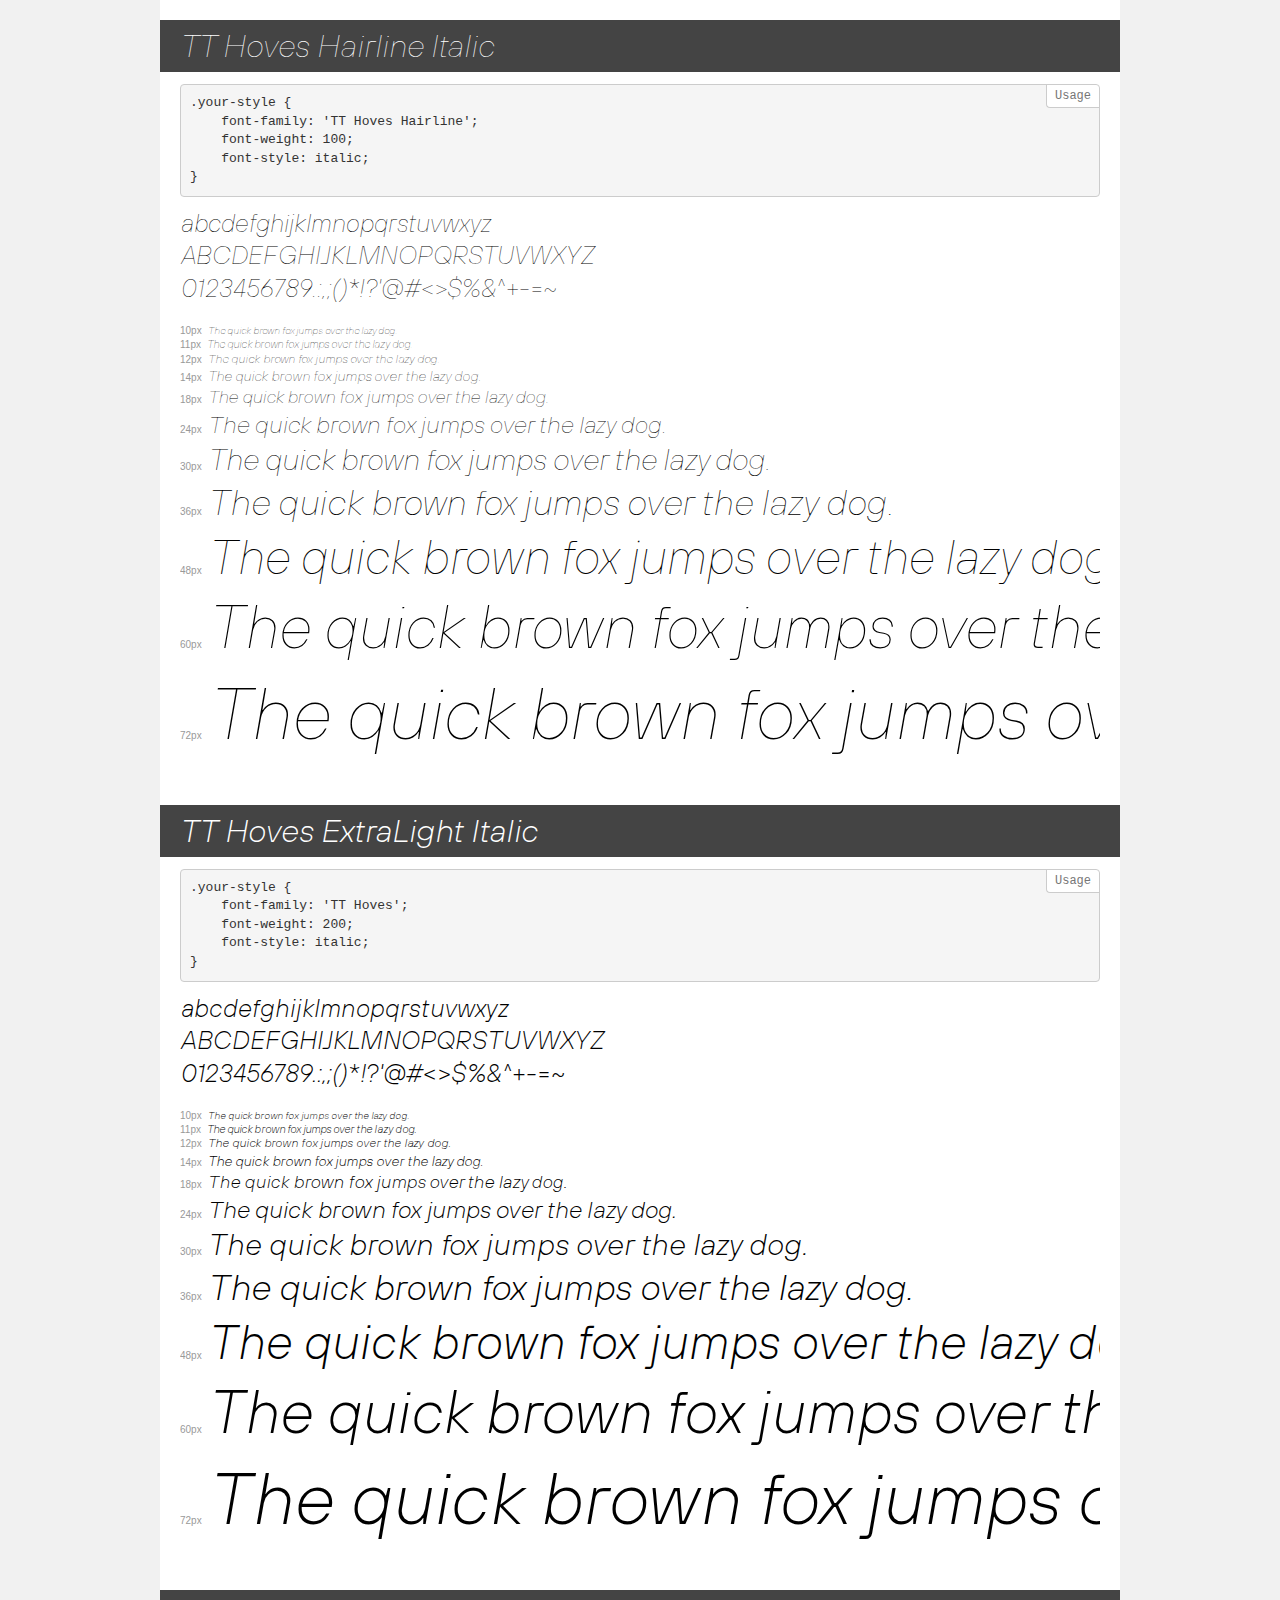
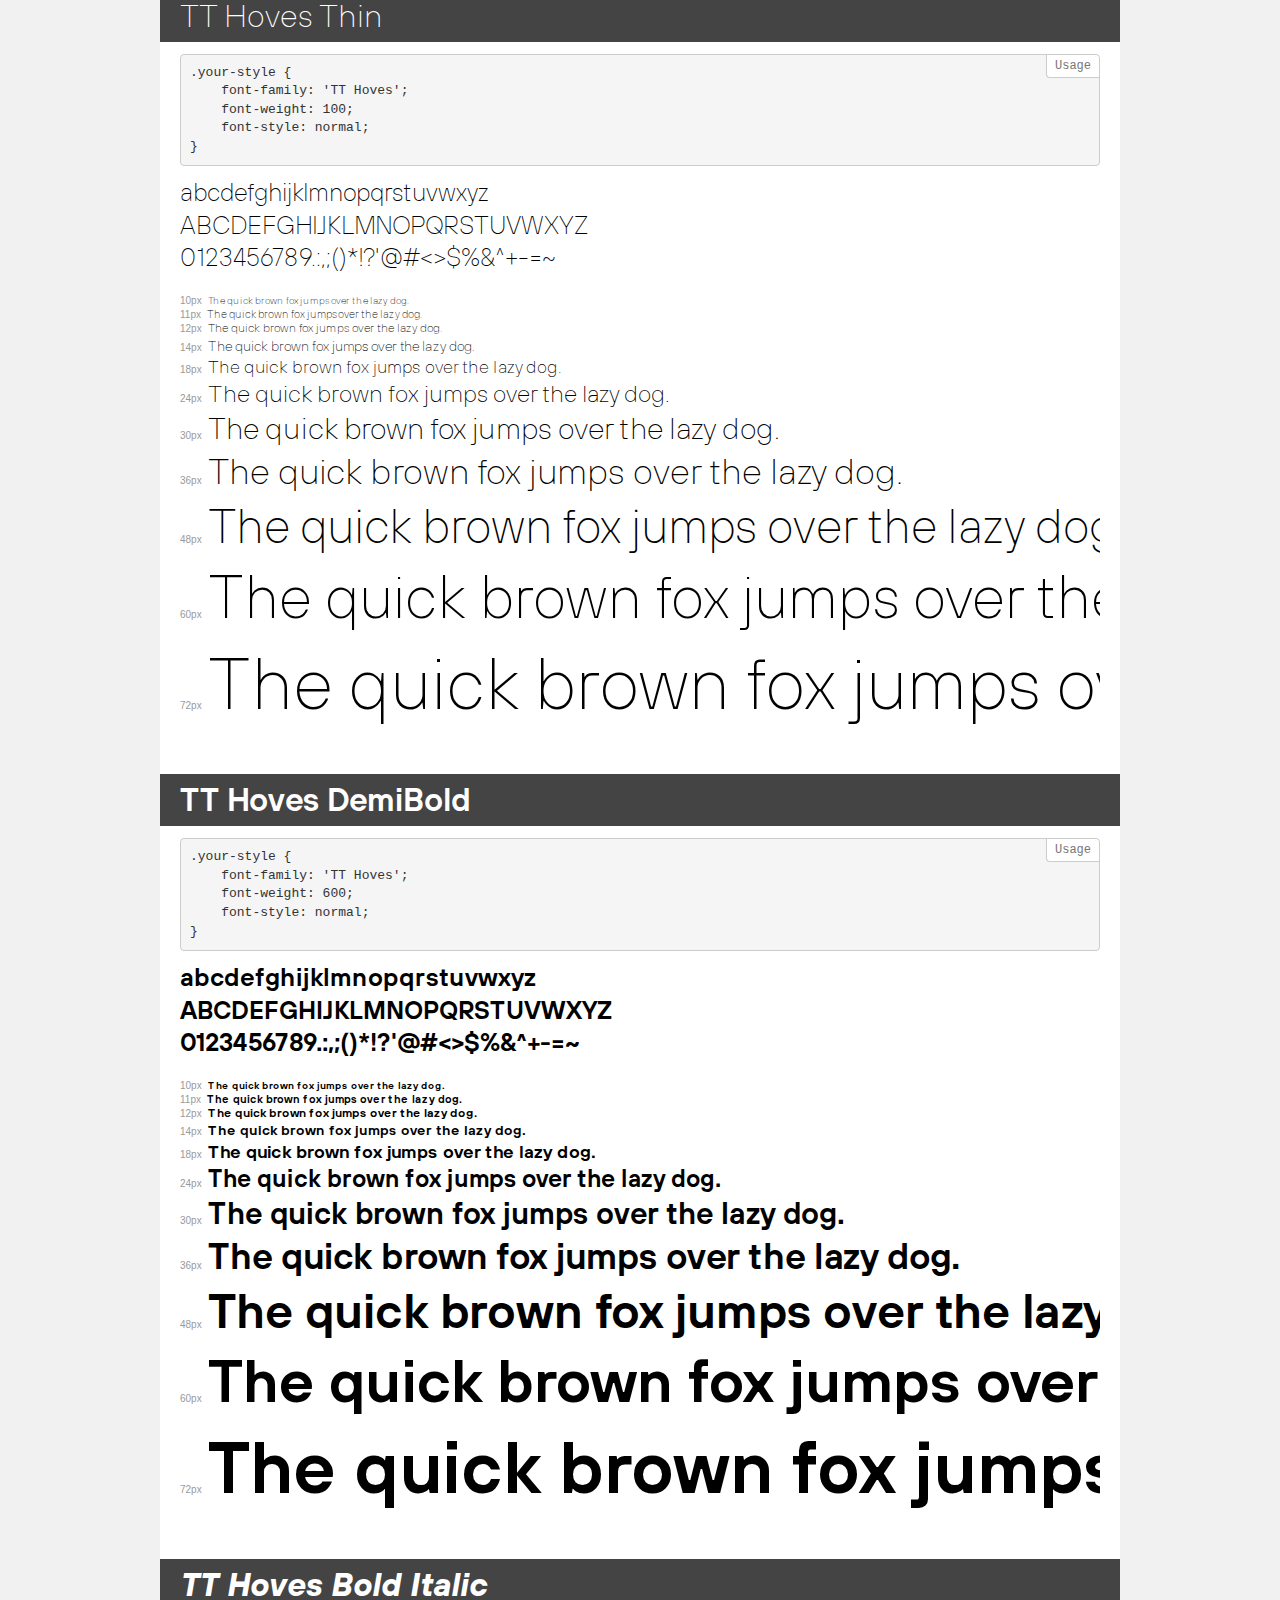
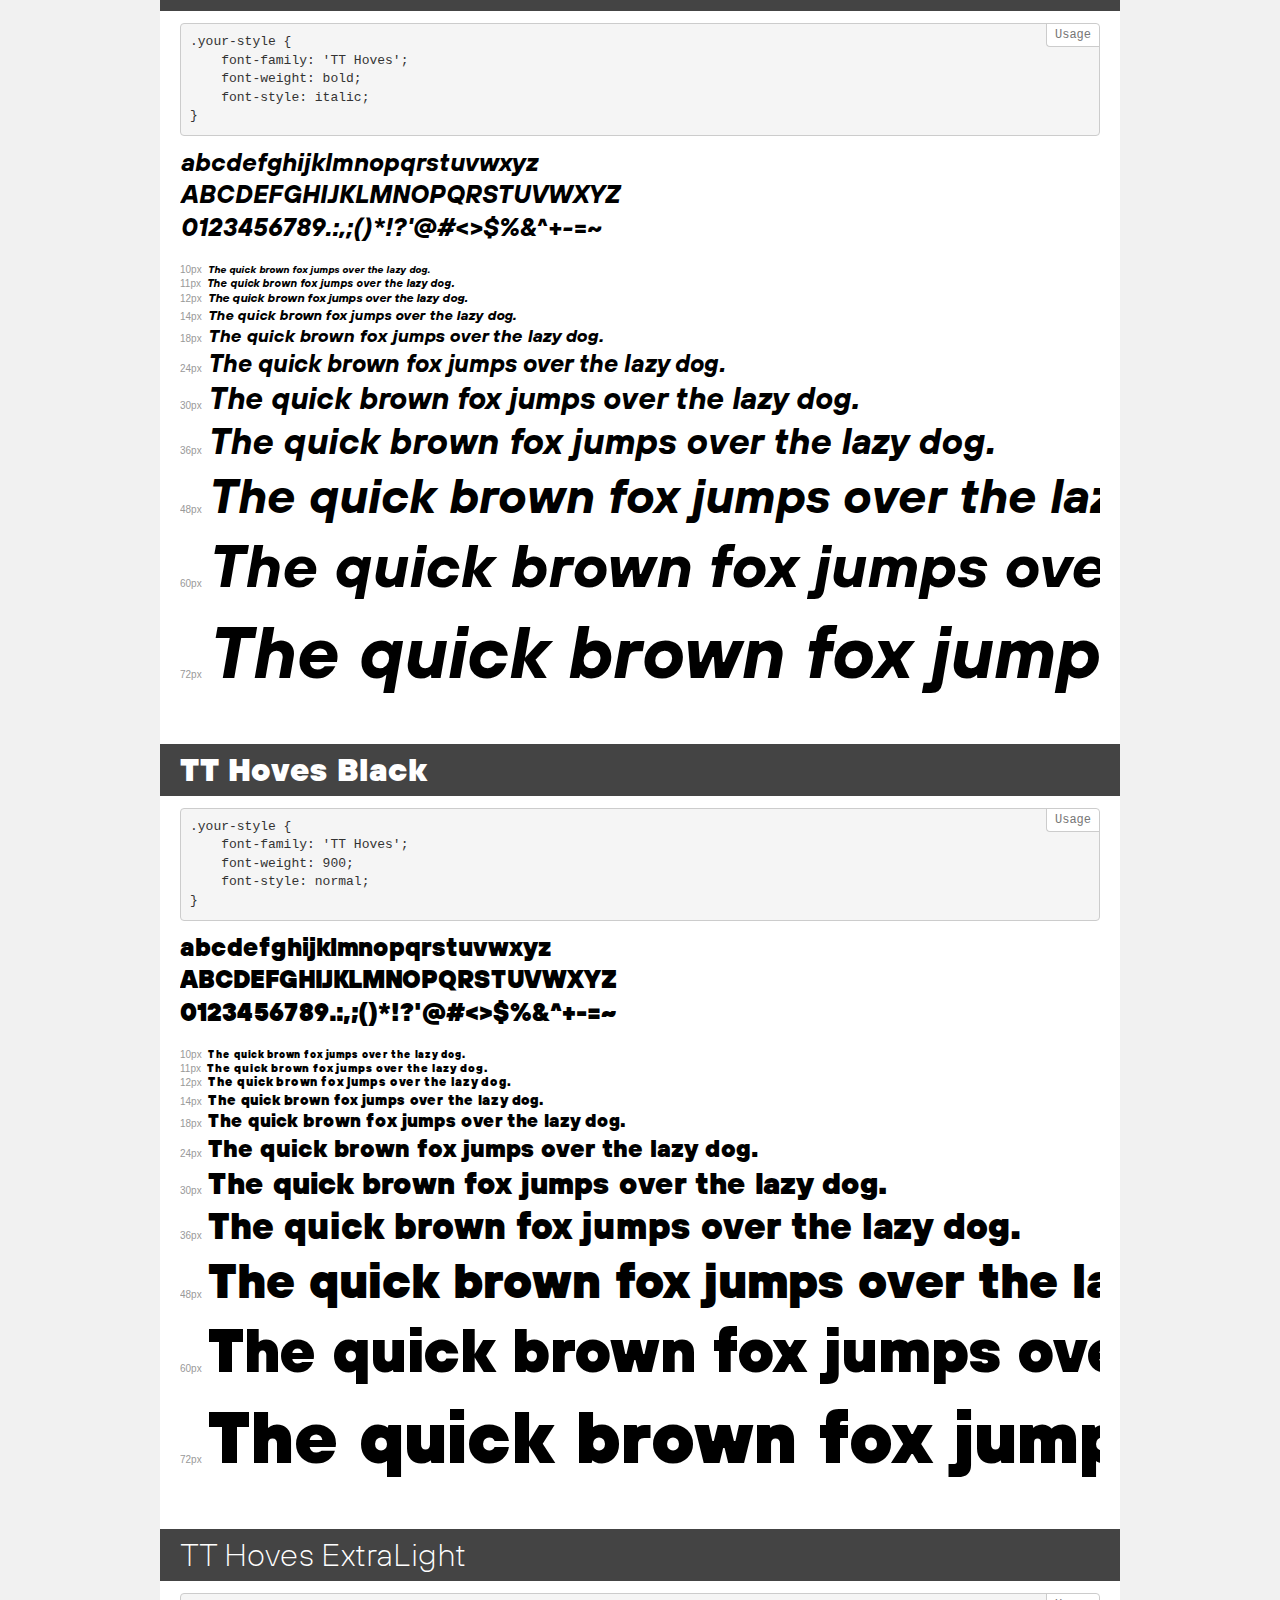
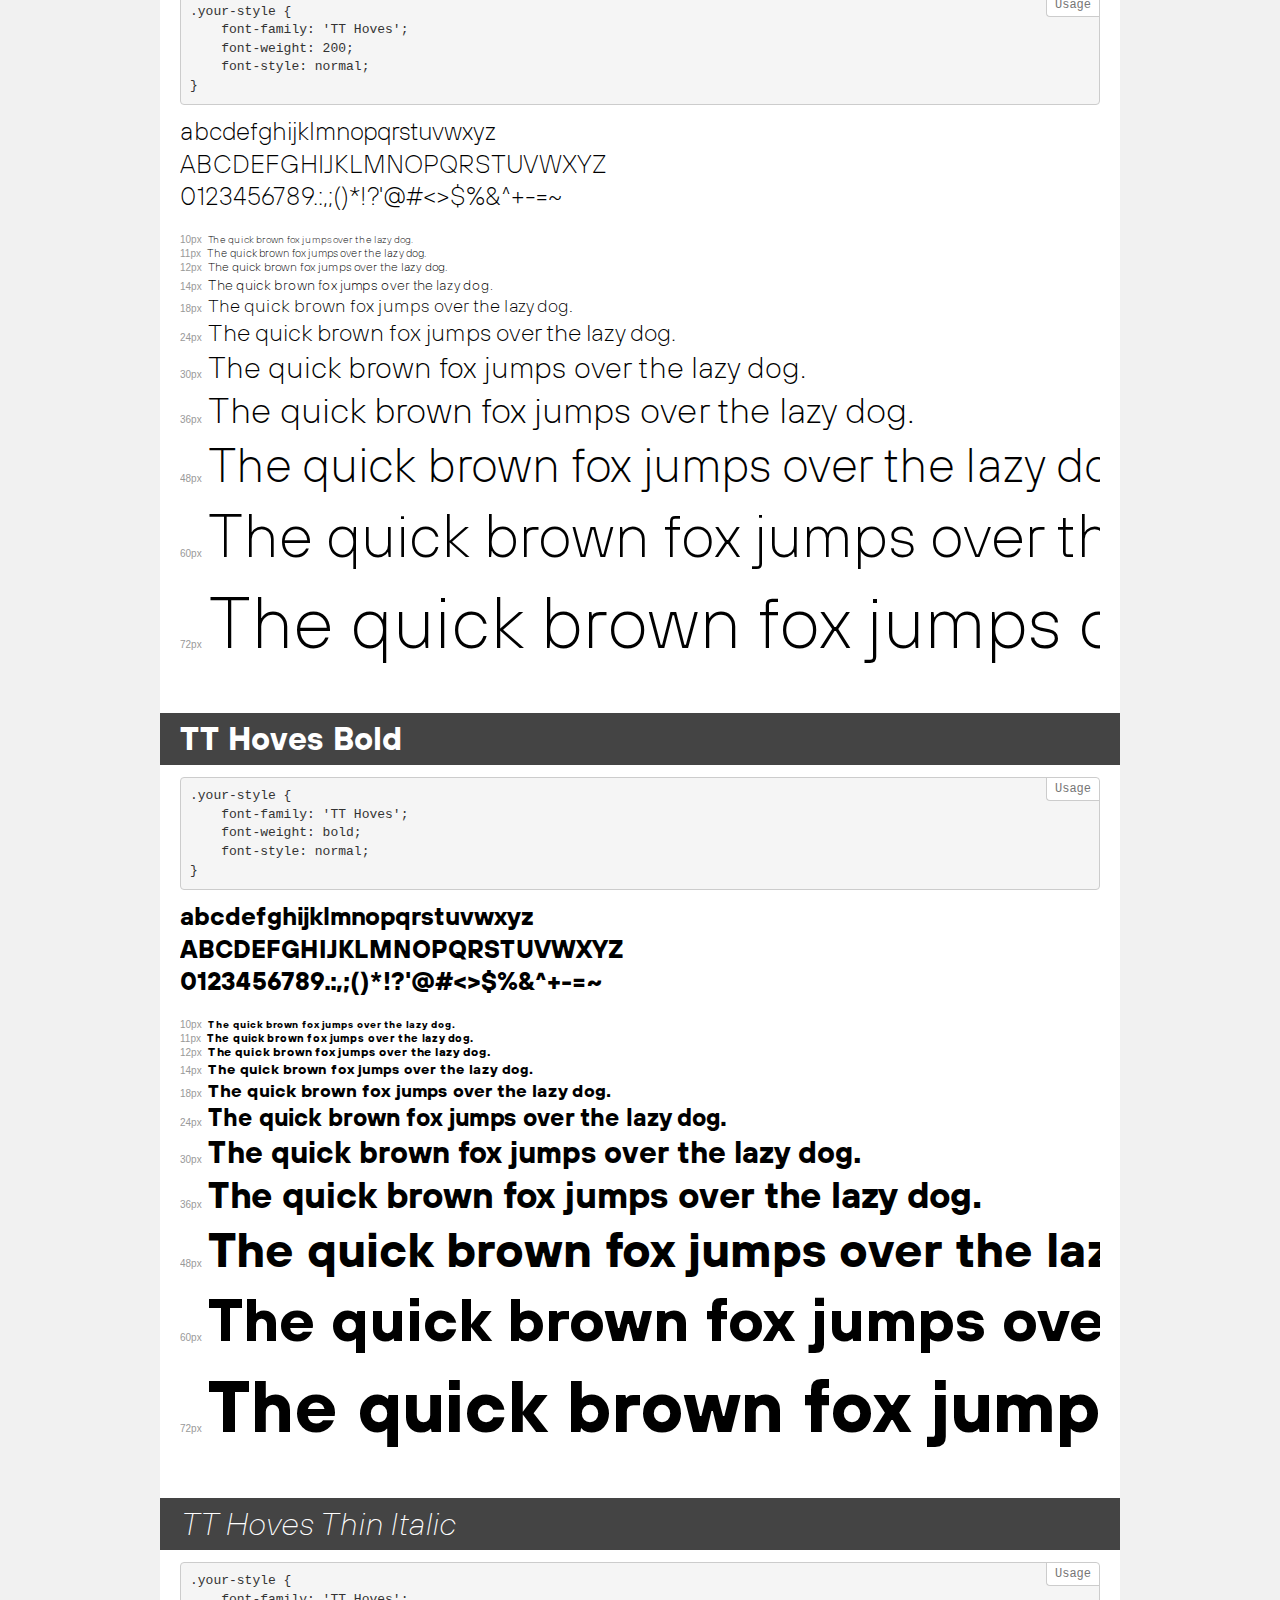
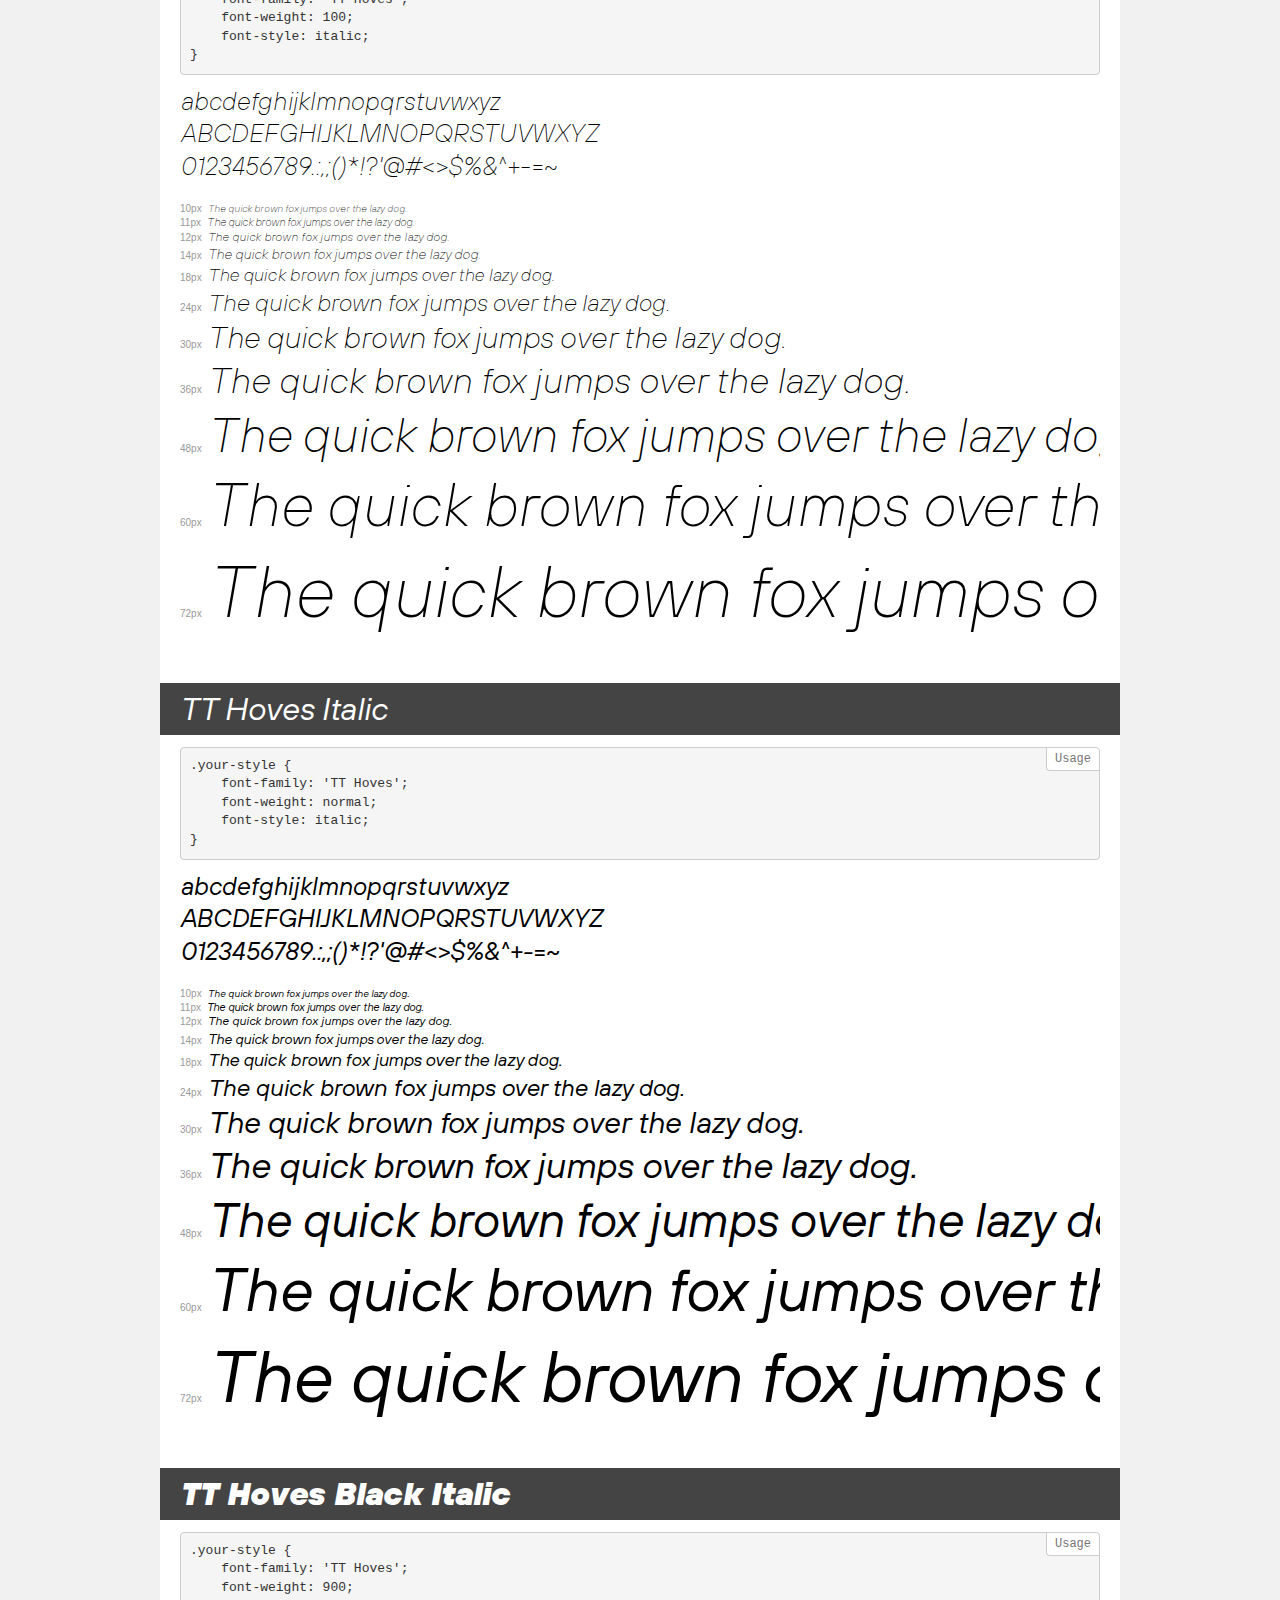
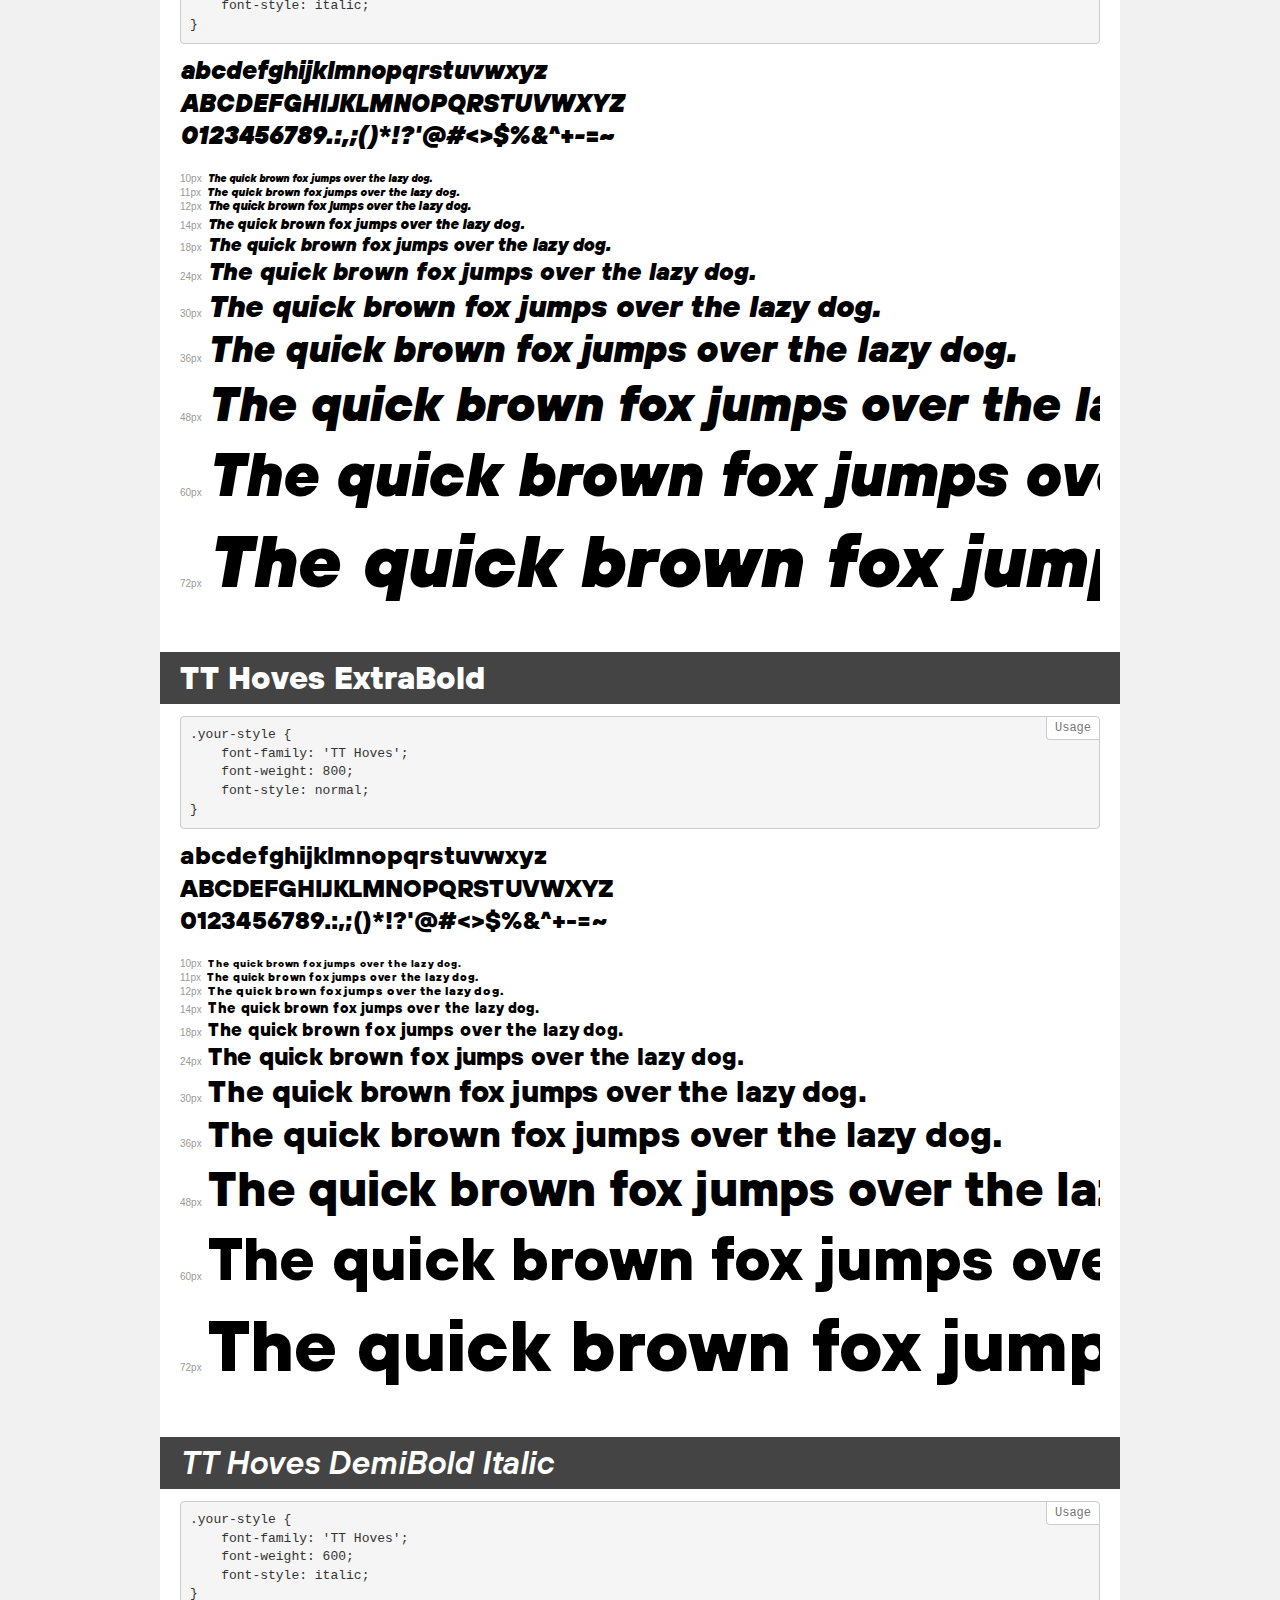
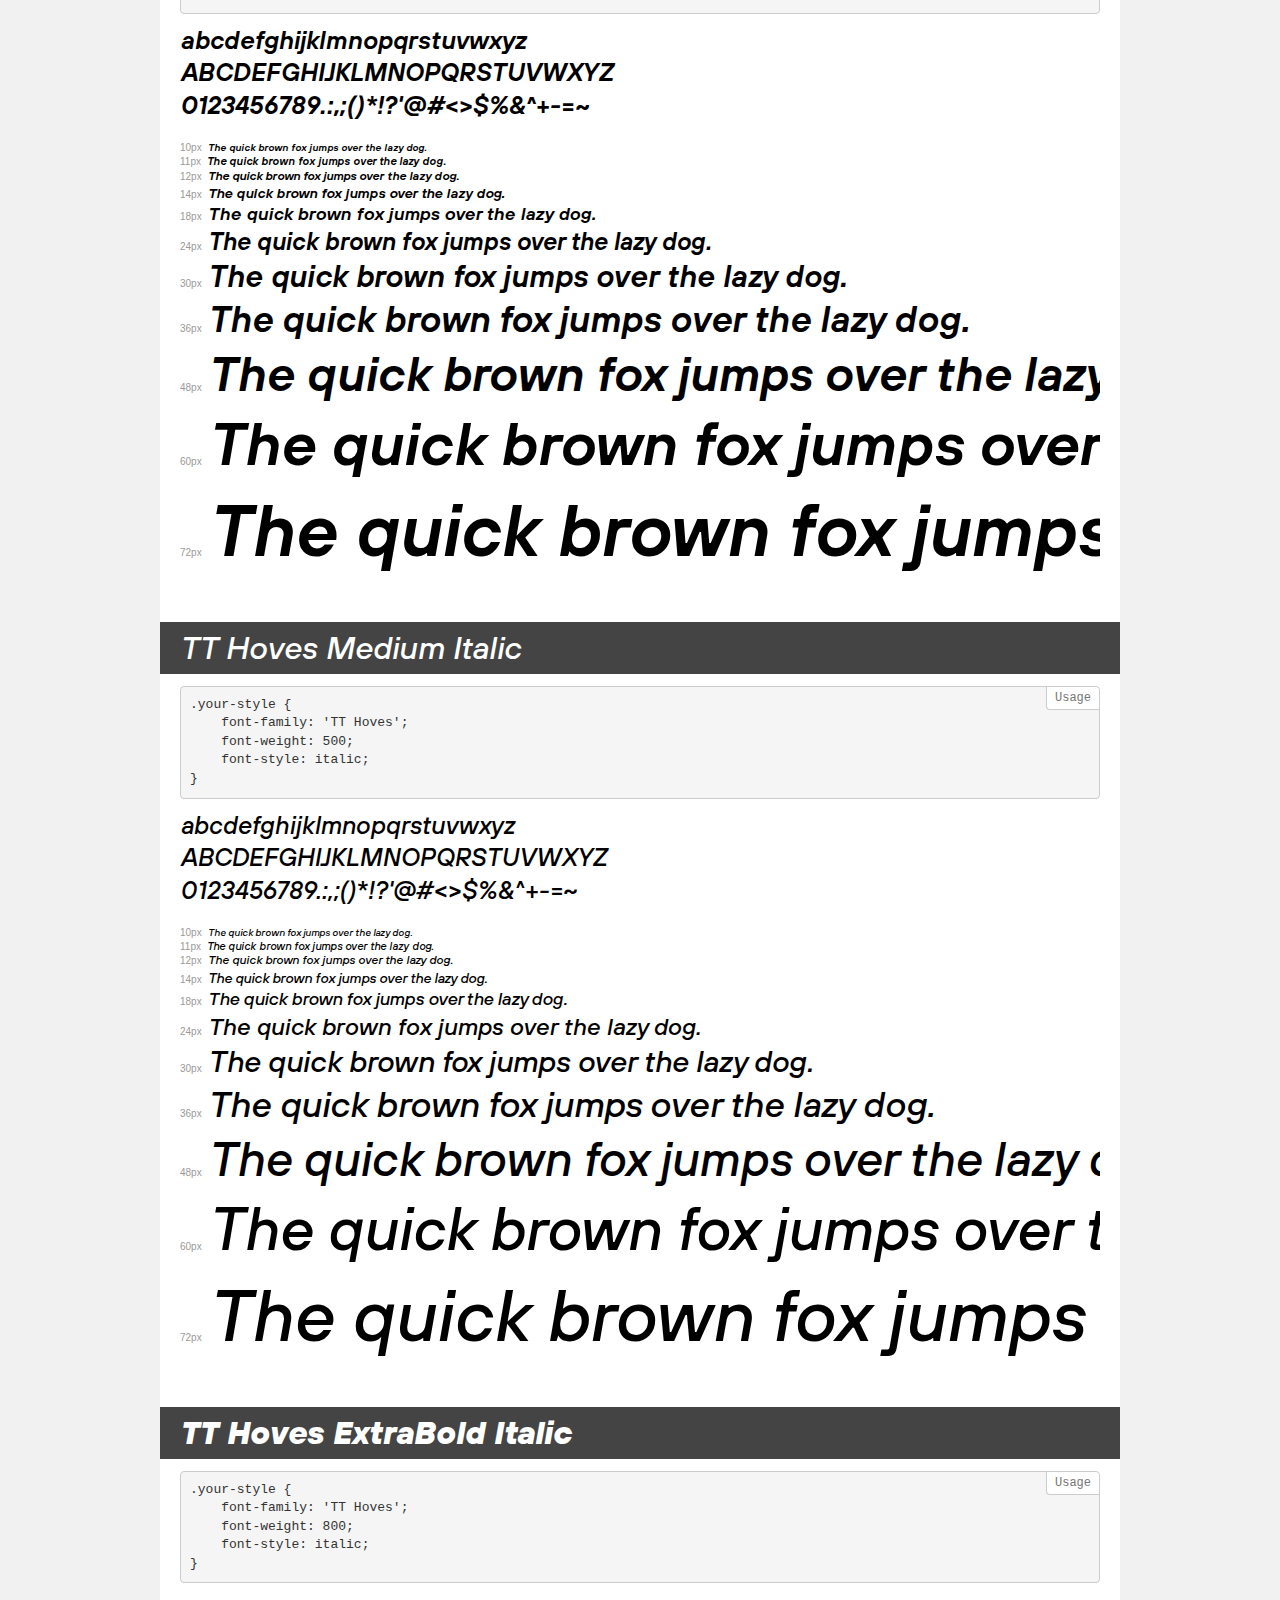
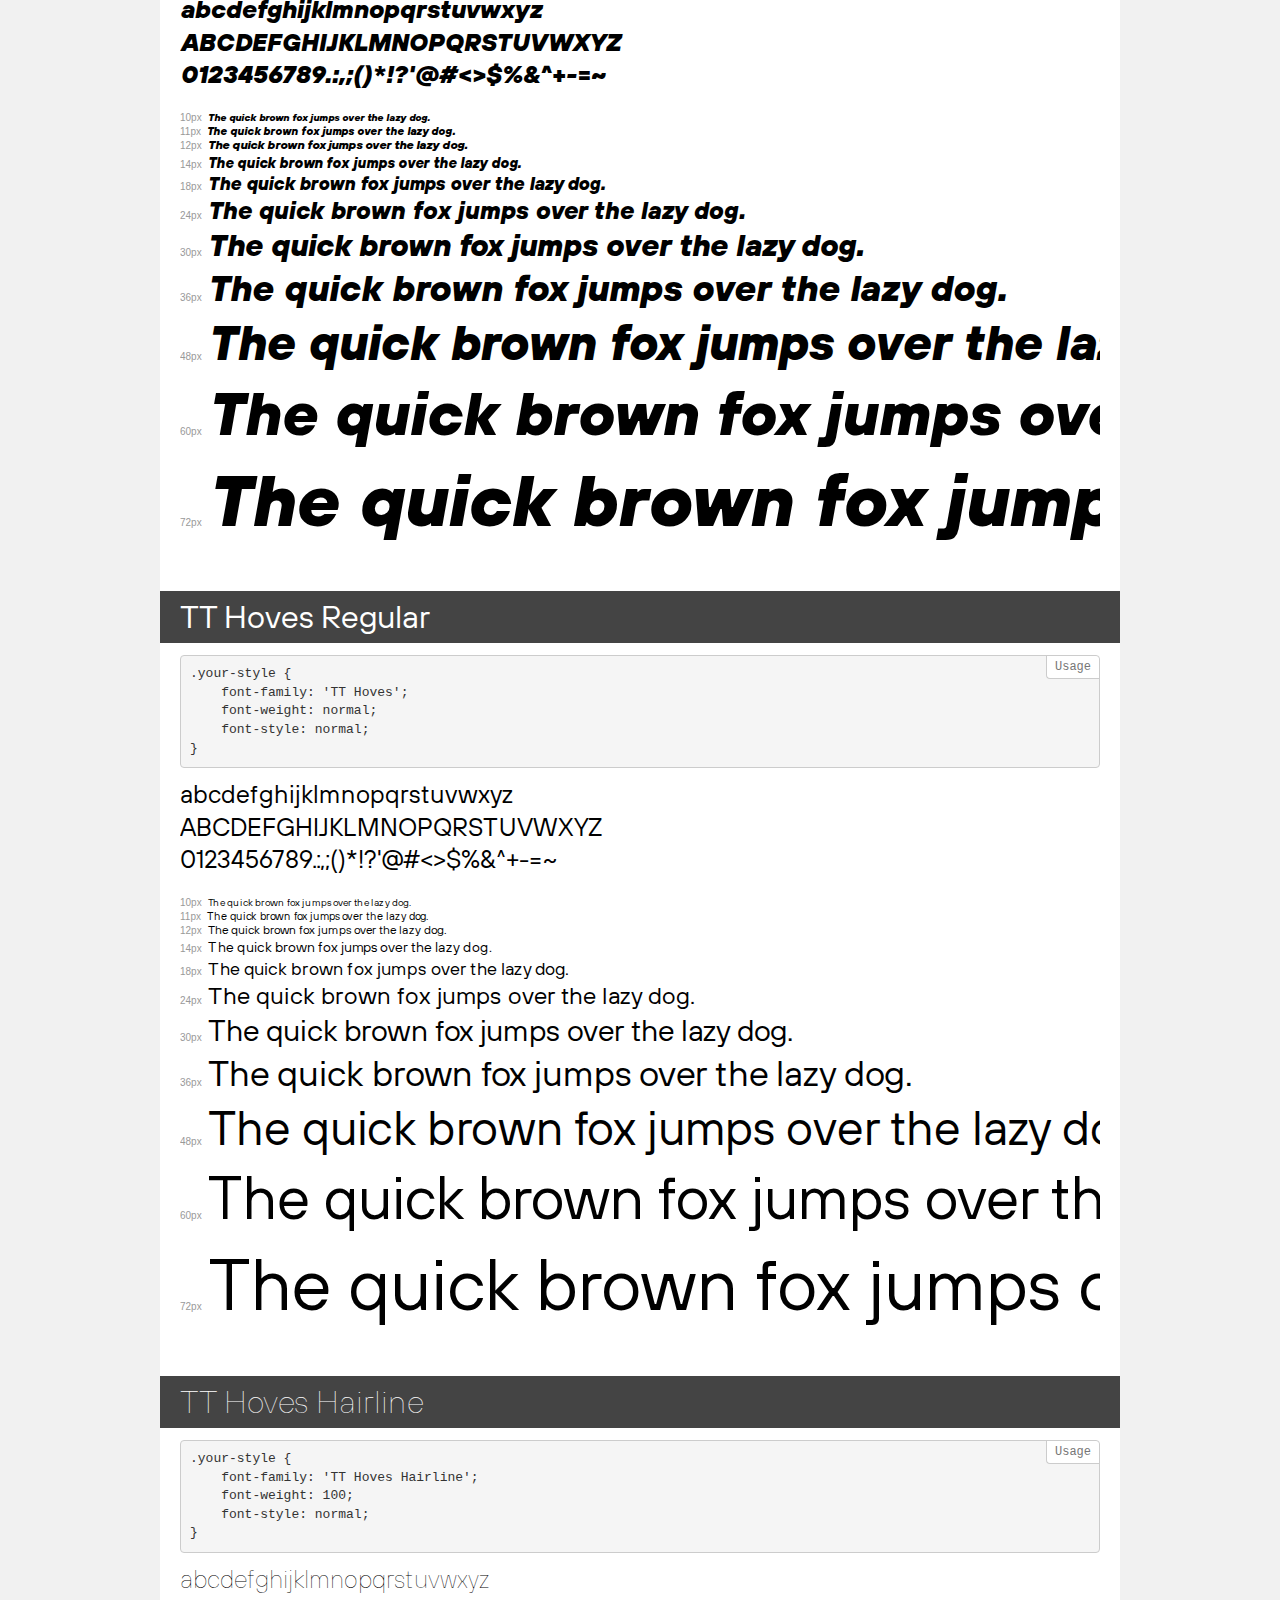
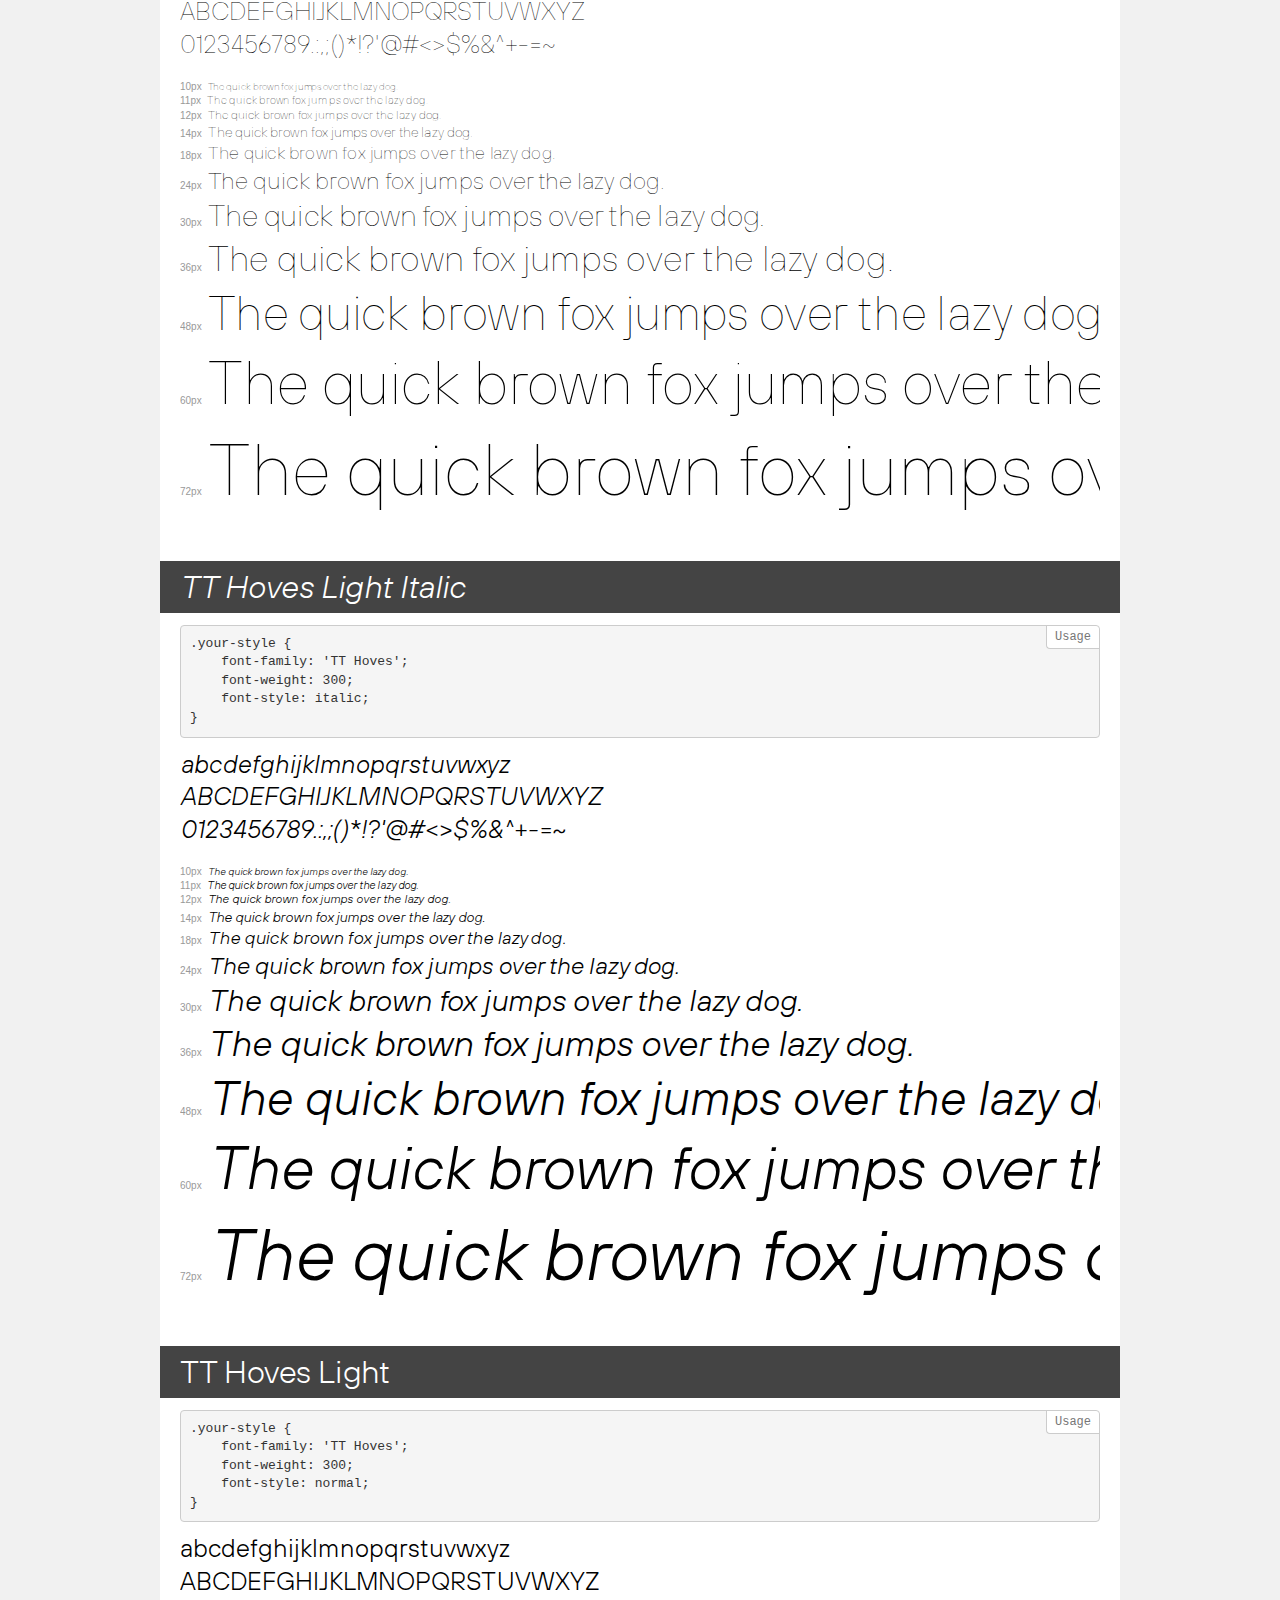
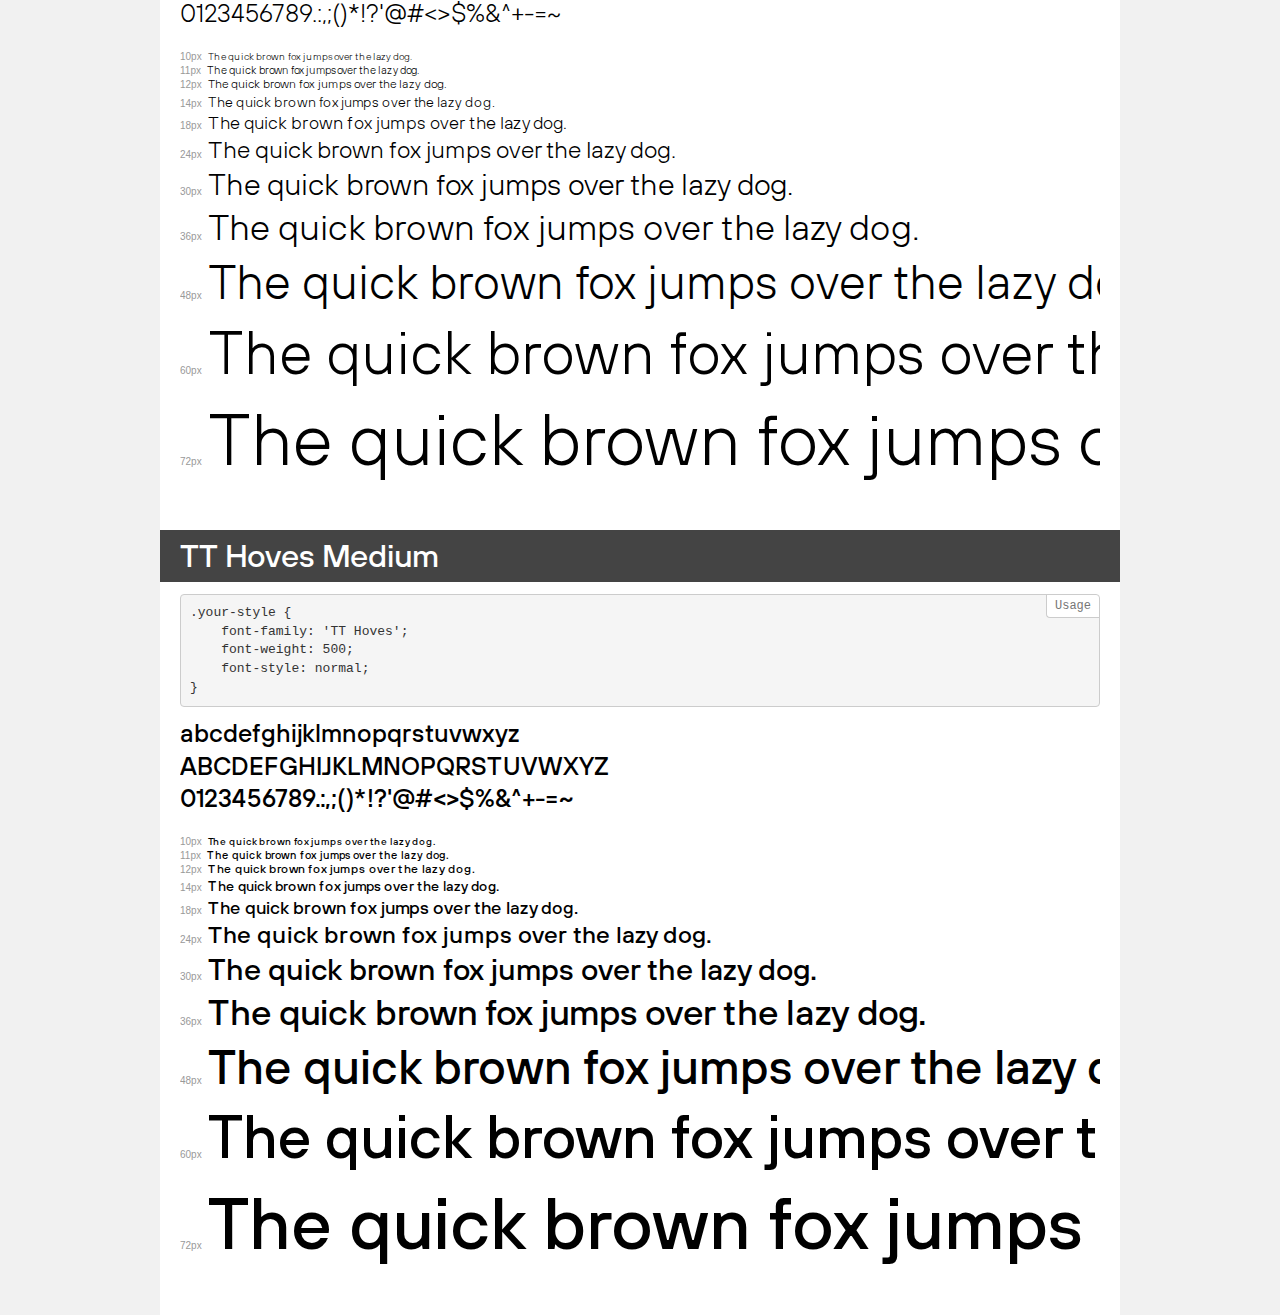
<file: fonts/font/demo.html>
<!DOCTYPE html>
<html>
<head>
    <meta charset="utf-8">
    <meta http-equiv="X-UA-Compatible" content="IE=edge">
    <meta name="viewport" content="width=device-width, initial-scale=1">
    <meta name="robots" content="noindex, noarchive">
    <meta name="format-detection" content="telephone=no">
    <title>Transfonter demo</title>
    <link href="stylesheet.css" rel="stylesheet">
    <style>
        /*
        http://meyerweb.com/eric/tools/css/reset/
        v2.0 | 20110126
        License: none (public domain)
        */
        html, body, div, span, applet, object, iframe,
        h1, h2, h3, h4, h5, h6, p, blockquote, pre,
        a, abbr, acronym, address, big, cite, code,
        del, dfn, em, img, ins, kbd, q, s, samp,
        small, strike, strong, sub, sup, tt, var,
        b, u, i, center,
        dl, dt, dd, ol, ul, li,
        fieldset, form, label, legend,
        table, caption, tbody, tfoot, thead, tr, th, td,
        article, aside, canvas, details, embed,
        figure, figcaption, footer, header, hgroup,
        menu, nav, output, ruby, section, summary,
        time, mark, audio, video {
            margin: 0;
            padding: 0;
            border: 0;
            font-size: 100%;
            font: inherit;
            vertical-align: baseline;
        }
        /* HTML5 display-role reset for older browsers */
        article, aside, details, figcaption, figure,
        footer, header, hgroup, menu, nav, section {
            display: block;
        }
        body {
            line-height: 1;
        }
        ol, ul {
            list-style: none;
        }
        blockquote, q {
            quotes: none;
        }
        blockquote:before, blockquote:after,
        q:before, q:after {
            content: '';
            content: none;
        }
        table {
            border-collapse: collapse;
            border-spacing: 0;
        }
        /* common styles */
        body {
            background: #f1f1f1;
            color: #000;
        }
        .page {
            background: #fff;
            width: 920px;
            margin: 0 auto;
            padding: 20px 20px 0 20px;
            overflow: hidden;
        }
        .font-container {
            overflow-x: auto;
            overflow-y: hidden;
            margin-bottom: 40px;
            line-height: 1.3;
            white-space: nowrap;
            padding-bottom: 5px;
        }
        h1 {
            position: relative;
            background: #444;
            font-size: 32px;
            color: #fff;
            padding: 10px 20px;
            margin: 0 -20px 12px -20px;
        }
        .letters {
            font-size: 25px;
            margin-bottom: 20px;
        }
        .s10:before {
            content: '10px';
        }
        .s11:before {
            content: '11px';
        }
        .s12:before {
            content: '12px';
        }
        .s14:before {
            content: '14px';
        }
        .s18:before {
            content: '18px';
        }
        .s24:before {
            content: '24px';
        }
        .s30:before {
            content: '30px';
        }
        .s36:before {
            content: '36px';
        }
        .s48:before {
            content: '48px';
        }
        .s60:before {
            content: '60px';
        }
        .s72:before {
            content: '72px';
        }
        .s10:before, .s11:before, .s12:before, .s14:before,
        .s18:before, .s24:before, .s30:before, .s36:before,
        .s48:before, .s60:before, .s72:before {
            font-family: Arial, sans-serif;
            font-size: 10px;
            font-weight: normal;
            font-style: normal;
            color: #999;
            padding-right: 6px;
        }
        pre {
            display: block;
            position: relative;
            padding: 9px;
            margin: 0 0 10px;
            font-family: Monaco, Menlo, Consolas, "Courier New", monospace !important;
            font-size: 13px;
            line-height: 1.428571429;
            color: #333;
            font-weight: normal !important;
            font-style: normal !important;
            background-color: #f5f5f5;
            border: 1px solid #ccc;
            overflow-x: auto;
            border-radius: 4px;
        }
        pre:after {
            display: block;
            position: absolute;
            right: 0;
            top: 0;
            content: 'Usage';
            line-height: 1;
            padding: 5px 8px;
            font-size: 12px;
            color: #767676;
            background-color: #fff;
            border: 1px solid #ccc;
            border-right: none;
            border-top: none;
            border-radius: 0 4px 0 4px;
            z-index: 10;
        }
        /* responsive */
        @media (max-width: 959px) {
            .page {
                width: auto;
                margin: 0;
            }
        }
    </style>
</head>
<body>
<div class="page">
    <div class="demo" style="font-family: 'TT Hoves Hairline'; font-weight: 100; font-style: italic;">
        <h1>TT Hoves Hairline Italic</h1>
        <pre>.your-style {
    font-family: 'TT Hoves Hairline';
    font-weight: 100;
    font-style: italic;
}</pre>
        <div class="font-container">
            <p class="letters">
                abcdefghijklmnopqrstuvwxyz<br>
ABCDEFGHIJKLMNOPQRSTUVWXYZ<br>
                0123456789.:,;()*!?'@#<>$%&^+-=~
            </p>
            <p class="s10" style="font-size: 10px;">The quick brown fox jumps over the lazy dog.</p>
            <p class="s11" style="font-size: 11px;">The quick brown fox jumps over the lazy dog.</p>
            <p class="s12" style="font-size: 12px;">The quick brown fox jumps over the lazy dog.</p>
            <p class="s14" style="font-size: 14px;">The quick brown fox jumps over the lazy dog.</p>
            <p class="s18" style="font-size: 18px;">The quick brown fox jumps over the lazy dog.</p>
            <p class="s24" style="font-size: 24px;">The quick brown fox jumps over the lazy dog.</p>
            <p class="s30" style="font-size: 30px;">The quick brown fox jumps over the lazy dog.</p>
            <p class="s36" style="font-size: 36px;">The quick brown fox jumps over the lazy dog.</p>
            <p class="s48" style="font-size: 48px;">The quick brown fox jumps over the lazy dog.</p>
            <p class="s60" style="font-size: 60px;">The quick brown fox jumps over the lazy dog.</p>
            <p class="s72" style="font-size: 72px;">The quick brown fox jumps over the lazy dog.</p>
        </div>
    </div>
    <div class="demo" style="font-family: 'TT Hoves'; font-weight: 200; font-style: italic;">
        <h1>TT Hoves ExtraLight Italic</h1>
        <pre>.your-style {
    font-family: 'TT Hoves';
    font-weight: 200;
    font-style: italic;
}</pre>
        <div class="font-container">
            <p class="letters">
                abcdefghijklmnopqrstuvwxyz<br>
ABCDEFGHIJKLMNOPQRSTUVWXYZ<br>
                0123456789.:,;()*!?'@#<>$%&^+-=~
            </p>
            <p class="s10" style="font-size: 10px;">The quick brown fox jumps over the lazy dog.</p>
            <p class="s11" style="font-size: 11px;">The quick brown fox jumps over the lazy dog.</p>
            <p class="s12" style="font-size: 12px;">The quick brown fox jumps over the lazy dog.</p>
            <p class="s14" style="font-size: 14px;">The quick brown fox jumps over the lazy dog.</p>
            <p class="s18" style="font-size: 18px;">The quick brown fox jumps over the lazy dog.</p>
            <p class="s24" style="font-size: 24px;">The quick brown fox jumps over the lazy dog.</p>
            <p class="s30" style="font-size: 30px;">The quick brown fox jumps over the lazy dog.</p>
            <p class="s36" style="font-size: 36px;">The quick brown fox jumps over the lazy dog.</p>
            <p class="s48" style="font-size: 48px;">The quick brown fox jumps over the lazy dog.</p>
            <p class="s60" style="font-size: 60px;">The quick brown fox jumps over the lazy dog.</p>
            <p class="s72" style="font-size: 72px;">The quick brown fox jumps over the lazy dog.</p>
        </div>
    </div>
    <div class="demo" style="font-family: 'TT Hoves'; font-weight: 100; font-style: normal;">
        <h1>TT Hoves Thin</h1>
        <pre>.your-style {
    font-family: 'TT Hoves';
    font-weight: 100;
    font-style: normal;
}</pre>
        <div class="font-container">
            <p class="letters">
                abcdefghijklmnopqrstuvwxyz<br>
ABCDEFGHIJKLMNOPQRSTUVWXYZ<br>
                0123456789.:,;()*!?'@#<>$%&^+-=~
            </p>
            <p class="s10" style="font-size: 10px;">The quick brown fox jumps over the lazy dog.</p>
            <p class="s11" style="font-size: 11px;">The quick brown fox jumps over the lazy dog.</p>
            <p class="s12" style="font-size: 12px;">The quick brown fox jumps over the lazy dog.</p>
            <p class="s14" style="font-size: 14px;">The quick brown fox jumps over the lazy dog.</p>
            <p class="s18" style="font-size: 18px;">The quick brown fox jumps over the lazy dog.</p>
            <p class="s24" style="font-size: 24px;">The quick brown fox jumps over the lazy dog.</p>
            <p class="s30" style="font-size: 30px;">The quick brown fox jumps over the lazy dog.</p>
            <p class="s36" style="font-size: 36px;">The quick brown fox jumps over the lazy dog.</p>
            <p class="s48" style="font-size: 48px;">The quick brown fox jumps over the lazy dog.</p>
            <p class="s60" style="font-size: 60px;">The quick brown fox jumps over the lazy dog.</p>
            <p class="s72" style="font-size: 72px;">The quick brown fox jumps over the lazy dog.</p>
        </div>
    </div>
    <div class="demo" style="font-family: 'TT Hoves'; font-weight: 600; font-style: normal;">
        <h1>TT Hoves DemiBold</h1>
        <pre>.your-style {
    font-family: 'TT Hoves';
    font-weight: 600;
    font-style: normal;
}</pre>
        <div class="font-container">
            <p class="letters">
                abcdefghijklmnopqrstuvwxyz<br>
ABCDEFGHIJKLMNOPQRSTUVWXYZ<br>
                0123456789.:,;()*!?'@#<>$%&^+-=~
            </p>
            <p class="s10" style="font-size: 10px;">The quick brown fox jumps over the lazy dog.</p>
            <p class="s11" style="font-size: 11px;">The quick brown fox jumps over the lazy dog.</p>
            <p class="s12" style="font-size: 12px;">The quick brown fox jumps over the lazy dog.</p>
            <p class="s14" style="font-size: 14px;">The quick brown fox jumps over the lazy dog.</p>
            <p class="s18" style="font-size: 18px;">The quick brown fox jumps over the lazy dog.</p>
            <p class="s24" style="font-size: 24px;">The quick brown fox jumps over the lazy dog.</p>
            <p class="s30" style="font-size: 30px;">The quick brown fox jumps over the lazy dog.</p>
            <p class="s36" style="font-size: 36px;">The quick brown fox jumps over the lazy dog.</p>
            <p class="s48" style="font-size: 48px;">The quick brown fox jumps over the lazy dog.</p>
            <p class="s60" style="font-size: 60px;">The quick brown fox jumps over the lazy dog.</p>
            <p class="s72" style="font-size: 72px;">The quick brown fox jumps over the lazy dog.</p>
        </div>
    </div>
    <div class="demo" style="font-family: 'TT Hoves'; font-weight: bold; font-style: italic;">
        <h1>TT Hoves Bold Italic</h1>
        <pre>.your-style {
    font-family: 'TT Hoves';
    font-weight: bold;
    font-style: italic;
}</pre>
        <div class="font-container">
            <p class="letters">
                abcdefghijklmnopqrstuvwxyz<br>
ABCDEFGHIJKLMNOPQRSTUVWXYZ<br>
                0123456789.:,;()*!?'@#<>$%&^+-=~
            </p>
            <p class="s10" style="font-size: 10px;">The quick brown fox jumps over the lazy dog.</p>
            <p class="s11" style="font-size: 11px;">The quick brown fox jumps over the lazy dog.</p>
            <p class="s12" style="font-size: 12px;">The quick brown fox jumps over the lazy dog.</p>
            <p class="s14" style="font-size: 14px;">The quick brown fox jumps over the lazy dog.</p>
            <p class="s18" style="font-size: 18px;">The quick brown fox jumps over the lazy dog.</p>
            <p class="s24" style="font-size: 24px;">The quick brown fox jumps over the lazy dog.</p>
            <p class="s30" style="font-size: 30px;">The quick brown fox jumps over the lazy dog.</p>
            <p class="s36" style="font-size: 36px;">The quick brown fox jumps over the lazy dog.</p>
            <p class="s48" style="font-size: 48px;">The quick brown fox jumps over the lazy dog.</p>
            <p class="s60" style="font-size: 60px;">The quick brown fox jumps over the lazy dog.</p>
            <p class="s72" style="font-size: 72px;">The quick brown fox jumps over the lazy dog.</p>
        </div>
    </div>
    <div class="demo" style="font-family: 'TT Hoves'; font-weight: 900; font-style: normal;">
        <h1>TT Hoves Black</h1>
        <pre>.your-style {
    font-family: 'TT Hoves';
    font-weight: 900;
    font-style: normal;
}</pre>
        <div class="font-container">
            <p class="letters">
                abcdefghijklmnopqrstuvwxyz<br>
ABCDEFGHIJKLMNOPQRSTUVWXYZ<br>
                0123456789.:,;()*!?'@#<>$%&^+-=~
            </p>
            <p class="s10" style="font-size: 10px;">The quick brown fox jumps over the lazy dog.</p>
            <p class="s11" style="font-size: 11px;">The quick brown fox jumps over the lazy dog.</p>
            <p class="s12" style="font-size: 12px;">The quick brown fox jumps over the lazy dog.</p>
            <p class="s14" style="font-size: 14px;">The quick brown fox jumps over the lazy dog.</p>
            <p class="s18" style="font-size: 18px;">The quick brown fox jumps over the lazy dog.</p>
            <p class="s24" style="font-size: 24px;">The quick brown fox jumps over the lazy dog.</p>
            <p class="s30" style="font-size: 30px;">The quick brown fox jumps over the lazy dog.</p>
            <p class="s36" style="font-size: 36px;">The quick brown fox jumps over the lazy dog.</p>
            <p class="s48" style="font-size: 48px;">The quick brown fox jumps over the lazy dog.</p>
            <p class="s60" style="font-size: 60px;">The quick brown fox jumps over the lazy dog.</p>
            <p class="s72" style="font-size: 72px;">The quick brown fox jumps over the lazy dog.</p>
        </div>
    </div>
    <div class="demo" style="font-family: 'TT Hoves'; font-weight: 200; font-style: normal;">
        <h1>TT Hoves ExtraLight</h1>
        <pre>.your-style {
    font-family: 'TT Hoves';
    font-weight: 200;
    font-style: normal;
}</pre>
        <div class="font-container">
            <p class="letters">
                abcdefghijklmnopqrstuvwxyz<br>
ABCDEFGHIJKLMNOPQRSTUVWXYZ<br>
                0123456789.:,;()*!?'@#<>$%&^+-=~
            </p>
            <p class="s10" style="font-size: 10px;">The quick brown fox jumps over the lazy dog.</p>
            <p class="s11" style="font-size: 11px;">The quick brown fox jumps over the lazy dog.</p>
            <p class="s12" style="font-size: 12px;">The quick brown fox jumps over the lazy dog.</p>
            <p class="s14" style="font-size: 14px;">The quick brown fox jumps over the lazy dog.</p>
            <p class="s18" style="font-size: 18px;">The quick brown fox jumps over the lazy dog.</p>
            <p class="s24" style="font-size: 24px;">The quick brown fox jumps over the lazy dog.</p>
            <p class="s30" style="font-size: 30px;">The quick brown fox jumps over the lazy dog.</p>
            <p class="s36" style="font-size: 36px;">The quick brown fox jumps over the lazy dog.</p>
            <p class="s48" style="font-size: 48px;">The quick brown fox jumps over the lazy dog.</p>
            <p class="s60" style="font-size: 60px;">The quick brown fox jumps over the lazy dog.</p>
            <p class="s72" style="font-size: 72px;">The quick brown fox jumps over the lazy dog.</p>
        </div>
    </div>
    <div class="demo" style="font-family: 'TT Hoves'; font-weight: bold; font-style: normal;">
        <h1>TT Hoves Bold</h1>
        <pre>.your-style {
    font-family: 'TT Hoves';
    font-weight: bold;
    font-style: normal;
}</pre>
        <div class="font-container">
            <p class="letters">
                abcdefghijklmnopqrstuvwxyz<br>
ABCDEFGHIJKLMNOPQRSTUVWXYZ<br>
                0123456789.:,;()*!?'@#<>$%&^+-=~
            </p>
            <p class="s10" style="font-size: 10px;">The quick brown fox jumps over the lazy dog.</p>
            <p class="s11" style="font-size: 11px;">The quick brown fox jumps over the lazy dog.</p>
            <p class="s12" style="font-size: 12px;">The quick brown fox jumps over the lazy dog.</p>
            <p class="s14" style="font-size: 14px;">The quick brown fox jumps over the lazy dog.</p>
            <p class="s18" style="font-size: 18px;">The quick brown fox jumps over the lazy dog.</p>
            <p class="s24" style="font-size: 24px;">The quick brown fox jumps over the lazy dog.</p>
            <p class="s30" style="font-size: 30px;">The quick brown fox jumps over the lazy dog.</p>
            <p class="s36" style="font-size: 36px;">The quick brown fox jumps over the lazy dog.</p>
            <p class="s48" style="font-size: 48px;">The quick brown fox jumps over the lazy dog.</p>
            <p class="s60" style="font-size: 60px;">The quick brown fox jumps over the lazy dog.</p>
            <p class="s72" style="font-size: 72px;">The quick brown fox jumps over the lazy dog.</p>
        </div>
    </div>
    <div class="demo" style="font-family: 'TT Hoves'; font-weight: 100; font-style: italic;">
        <h1>TT Hoves Thin Italic</h1>
        <pre>.your-style {
    font-family: 'TT Hoves';
    font-weight: 100;
    font-style: italic;
}</pre>
        <div class="font-container">
            <p class="letters">
                abcdefghijklmnopqrstuvwxyz<br>
ABCDEFGHIJKLMNOPQRSTUVWXYZ<br>
                0123456789.:,;()*!?'@#<>$%&^+-=~
            </p>
            <p class="s10" style="font-size: 10px;">The quick brown fox jumps over the lazy dog.</p>
            <p class="s11" style="font-size: 11px;">The quick brown fox jumps over the lazy dog.</p>
            <p class="s12" style="font-size: 12px;">The quick brown fox jumps over the lazy dog.</p>
            <p class="s14" style="font-size: 14px;">The quick brown fox jumps over the lazy dog.</p>
            <p class="s18" style="font-size: 18px;">The quick brown fox jumps over the lazy dog.</p>
            <p class="s24" style="font-size: 24px;">The quick brown fox jumps over the lazy dog.</p>
            <p class="s30" style="font-size: 30px;">The quick brown fox jumps over the lazy dog.</p>
            <p class="s36" style="font-size: 36px;">The quick brown fox jumps over the lazy dog.</p>
            <p class="s48" style="font-size: 48px;">The quick brown fox jumps over the lazy dog.</p>
            <p class="s60" style="font-size: 60px;">The quick brown fox jumps over the lazy dog.</p>
            <p class="s72" style="font-size: 72px;">The quick brown fox jumps over the lazy dog.</p>
        </div>
    </div>
    <div class="demo" style="font-family: 'TT Hoves'; font-weight: normal; font-style: italic;">
        <h1>TT Hoves Italic</h1>
        <pre>.your-style {
    font-family: 'TT Hoves';
    font-weight: normal;
    font-style: italic;
}</pre>
        <div class="font-container">
            <p class="letters">
                abcdefghijklmnopqrstuvwxyz<br>
ABCDEFGHIJKLMNOPQRSTUVWXYZ<br>
                0123456789.:,;()*!?'@#<>$%&^+-=~
            </p>
            <p class="s10" style="font-size: 10px;">The quick brown fox jumps over the lazy dog.</p>
            <p class="s11" style="font-size: 11px;">The quick brown fox jumps over the lazy dog.</p>
            <p class="s12" style="font-size: 12px;">The quick brown fox jumps over the lazy dog.</p>
            <p class="s14" style="font-size: 14px;">The quick brown fox jumps over the lazy dog.</p>
            <p class="s18" style="font-size: 18px;">The quick brown fox jumps over the lazy dog.</p>
            <p class="s24" style="font-size: 24px;">The quick brown fox jumps over the lazy dog.</p>
            <p class="s30" style="font-size: 30px;">The quick brown fox jumps over the lazy dog.</p>
            <p class="s36" style="font-size: 36px;">The quick brown fox jumps over the lazy dog.</p>
            <p class="s48" style="font-size: 48px;">The quick brown fox jumps over the lazy dog.</p>
            <p class="s60" style="font-size: 60px;">The quick brown fox jumps over the lazy dog.</p>
            <p class="s72" style="font-size: 72px;">The quick brown fox jumps over the lazy dog.</p>
        </div>
    </div>
    <div class="demo" style="font-family: 'TT Hoves'; font-weight: 900; font-style: italic;">
        <h1>TT Hoves Black Italic</h1>
        <pre>.your-style {
    font-family: 'TT Hoves';
    font-weight: 900;
    font-style: italic;
}</pre>
        <div class="font-container">
            <p class="letters">
                abcdefghijklmnopqrstuvwxyz<br>
ABCDEFGHIJKLMNOPQRSTUVWXYZ<br>
                0123456789.:,;()*!?'@#<>$%&^+-=~
            </p>
            <p class="s10" style="font-size: 10px;">The quick brown fox jumps over the lazy dog.</p>
            <p class="s11" style="font-size: 11px;">The quick brown fox jumps over the lazy dog.</p>
            <p class="s12" style="font-size: 12px;">The quick brown fox jumps over the lazy dog.</p>
            <p class="s14" style="font-size: 14px;">The quick brown fox jumps over the lazy dog.</p>
            <p class="s18" style="font-size: 18px;">The quick brown fox jumps over the lazy dog.</p>
            <p class="s24" style="font-size: 24px;">The quick brown fox jumps over the lazy dog.</p>
            <p class="s30" style="font-size: 30px;">The quick brown fox jumps over the lazy dog.</p>
            <p class="s36" style="font-size: 36px;">The quick brown fox jumps over the lazy dog.</p>
            <p class="s48" style="font-size: 48px;">The quick brown fox jumps over the lazy dog.</p>
            <p class="s60" style="font-size: 60px;">The quick brown fox jumps over the lazy dog.</p>
            <p class="s72" style="font-size: 72px;">The quick brown fox jumps over the lazy dog.</p>
        </div>
    </div>
    <div class="demo" style="font-family: 'TT Hoves'; font-weight: 800; font-style: normal;">
        <h1>TT Hoves ExtraBold</h1>
        <pre>.your-style {
    font-family: 'TT Hoves';
    font-weight: 800;
    font-style: normal;
}</pre>
        <div class="font-container">
            <p class="letters">
                abcdefghijklmnopqrstuvwxyz<br>
ABCDEFGHIJKLMNOPQRSTUVWXYZ<br>
                0123456789.:,;()*!?'@#<>$%&^+-=~
            </p>
            <p class="s10" style="font-size: 10px;">The quick brown fox jumps over the lazy dog.</p>
            <p class="s11" style="font-size: 11px;">The quick brown fox jumps over the lazy dog.</p>
            <p class="s12" style="font-size: 12px;">The quick brown fox jumps over the lazy dog.</p>
            <p class="s14" style="font-size: 14px;">The quick brown fox jumps over the lazy dog.</p>
            <p class="s18" style="font-size: 18px;">The quick brown fox jumps over the lazy dog.</p>
            <p class="s24" style="font-size: 24px;">The quick brown fox jumps over the lazy dog.</p>
            <p class="s30" style="font-size: 30px;">The quick brown fox jumps over the lazy dog.</p>
            <p class="s36" style="font-size: 36px;">The quick brown fox jumps over the lazy dog.</p>
            <p class="s48" style="font-size: 48px;">The quick brown fox jumps over the lazy dog.</p>
            <p class="s60" style="font-size: 60px;">The quick brown fox jumps over the lazy dog.</p>
            <p class="s72" style="font-size: 72px;">The quick brown fox jumps over the lazy dog.</p>
        </div>
    </div>
    <div class="demo" style="font-family: 'TT Hoves'; font-weight: 600; font-style: italic;">
        <h1>TT Hoves DemiBold Italic</h1>
        <pre>.your-style {
    font-family: 'TT Hoves';
    font-weight: 600;
    font-style: italic;
}</pre>
        <div class="font-container">
            <p class="letters">
                abcdefghijklmnopqrstuvwxyz<br>
ABCDEFGHIJKLMNOPQRSTUVWXYZ<br>
                0123456789.:,;()*!?'@#<>$%&^+-=~
            </p>
            <p class="s10" style="font-size: 10px;">The quick brown fox jumps over the lazy dog.</p>
            <p class="s11" style="font-size: 11px;">The quick brown fox jumps over the lazy dog.</p>
            <p class="s12" style="font-size: 12px;">The quick brown fox jumps over the lazy dog.</p>
            <p class="s14" style="font-size: 14px;">The quick brown fox jumps over the lazy dog.</p>
            <p class="s18" style="font-size: 18px;">The quick brown fox jumps over the lazy dog.</p>
            <p class="s24" style="font-size: 24px;">The quick brown fox jumps over the lazy dog.</p>
            <p class="s30" style="font-size: 30px;">The quick brown fox jumps over the lazy dog.</p>
            <p class="s36" style="font-size: 36px;">The quick brown fox jumps over the lazy dog.</p>
            <p class="s48" style="font-size: 48px;">The quick brown fox jumps over the lazy dog.</p>
            <p class="s60" style="font-size: 60px;">The quick brown fox jumps over the lazy dog.</p>
            <p class="s72" style="font-size: 72px;">The quick brown fox jumps over the lazy dog.</p>
        </div>
    </div>
    <div class="demo" style="font-family: 'TT Hoves'; font-weight: 500; font-style: italic;">
        <h1>TT Hoves Medium Italic</h1>
        <pre>.your-style {
    font-family: 'TT Hoves';
    font-weight: 500;
    font-style: italic;
}</pre>
        <div class="font-container">
            <p class="letters">
                abcdefghijklmnopqrstuvwxyz<br>
ABCDEFGHIJKLMNOPQRSTUVWXYZ<br>
                0123456789.:,;()*!?'@#<>$%&^+-=~
            </p>
            <p class="s10" style="font-size: 10px;">The quick brown fox jumps over the lazy dog.</p>
            <p class="s11" style="font-size: 11px;">The quick brown fox jumps over the lazy dog.</p>
            <p class="s12" style="font-size: 12px;">The quick brown fox jumps over the lazy dog.</p>
            <p class="s14" style="font-size: 14px;">The quick brown fox jumps over the lazy dog.</p>
            <p class="s18" style="font-size: 18px;">The quick brown fox jumps over the lazy dog.</p>
            <p class="s24" style="font-size: 24px;">The quick brown fox jumps over the lazy dog.</p>
            <p class="s30" style="font-size: 30px;">The quick brown fox jumps over the lazy dog.</p>
            <p class="s36" style="font-size: 36px;">The quick brown fox jumps over the lazy dog.</p>
            <p class="s48" style="font-size: 48px;">The quick brown fox jumps over the lazy dog.</p>
            <p class="s60" style="font-size: 60px;">The quick brown fox jumps over the lazy dog.</p>
            <p class="s72" style="font-size: 72px;">The quick brown fox jumps over the lazy dog.</p>
        </div>
    </div>
    <div class="demo" style="font-family: 'TT Hoves'; font-weight: 800; font-style: italic;">
        <h1>TT Hoves ExtraBold Italic</h1>
        <pre>.your-style {
    font-family: 'TT Hoves';
    font-weight: 800;
    font-style: italic;
}</pre>
        <div class="font-container">
            <p class="letters">
                abcdefghijklmnopqrstuvwxyz<br>
ABCDEFGHIJKLMNOPQRSTUVWXYZ<br>
                0123456789.:,;()*!?'@#<>$%&^+-=~
            </p>
            <p class="s10" style="font-size: 10px;">The quick brown fox jumps over the lazy dog.</p>
            <p class="s11" style="font-size: 11px;">The quick brown fox jumps over the lazy dog.</p>
            <p class="s12" style="font-size: 12px;">The quick brown fox jumps over the lazy dog.</p>
            <p class="s14" style="font-size: 14px;">The quick brown fox jumps over the lazy dog.</p>
            <p class="s18" style="font-size: 18px;">The quick brown fox jumps over the lazy dog.</p>
            <p class="s24" style="font-size: 24px;">The quick brown fox jumps over the lazy dog.</p>
            <p class="s30" style="font-size: 30px;">The quick brown fox jumps over the lazy dog.</p>
            <p class="s36" style="font-size: 36px;">The quick brown fox jumps over the lazy dog.</p>
            <p class="s48" style="font-size: 48px;">The quick brown fox jumps over the lazy dog.</p>
            <p class="s60" style="font-size: 60px;">The quick brown fox jumps over the lazy dog.</p>
            <p class="s72" style="font-size: 72px;">The quick brown fox jumps over the lazy dog.</p>
        </div>
    </div>
    <div class="demo" style="font-family: 'TT Hoves'; font-weight: normal; font-style: normal;">
        <h1>TT Hoves Regular</h1>
        <pre>.your-style {
    font-family: 'TT Hoves';
    font-weight: normal;
    font-style: normal;
}</pre>
        <div class="font-container">
            <p class="letters">
                abcdefghijklmnopqrstuvwxyz<br>
ABCDEFGHIJKLMNOPQRSTUVWXYZ<br>
                0123456789.:,;()*!?'@#<>$%&^+-=~
            </p>
            <p class="s10" style="font-size: 10px;">The quick brown fox jumps over the lazy dog.</p>
            <p class="s11" style="font-size: 11px;">The quick brown fox jumps over the lazy dog.</p>
            <p class="s12" style="font-size: 12px;">The quick brown fox jumps over the lazy dog.</p>
            <p class="s14" style="font-size: 14px;">The quick brown fox jumps over the lazy dog.</p>
            <p class="s18" style="font-size: 18px;">The quick brown fox jumps over the lazy dog.</p>
            <p class="s24" style="font-size: 24px;">The quick brown fox jumps over the lazy dog.</p>
            <p class="s30" style="font-size: 30px;">The quick brown fox jumps over the lazy dog.</p>
            <p class="s36" style="font-size: 36px;">The quick brown fox jumps over the lazy dog.</p>
            <p class="s48" style="font-size: 48px;">The quick brown fox jumps over the lazy dog.</p>
            <p class="s60" style="font-size: 60px;">The quick brown fox jumps over the lazy dog.</p>
            <p class="s72" style="font-size: 72px;">The quick brown fox jumps over the lazy dog.</p>
        </div>
    </div>
    <div class="demo" style="font-family: 'TT Hoves Hairline'; font-weight: 100; font-style: normal;">
        <h1>TT Hoves Hairline</h1>
        <pre>.your-style {
    font-family: 'TT Hoves Hairline';
    font-weight: 100;
    font-style: normal;
}</pre>
        <div class="font-container">
            <p class="letters">
                abcdefghijklmnopqrstuvwxyz<br>
ABCDEFGHIJKLMNOPQRSTUVWXYZ<br>
                0123456789.:,;()*!?'@#<>$%&^+-=~
            </p>
            <p class="s10" style="font-size: 10px;">The quick brown fox jumps over the lazy dog.</p>
            <p class="s11" style="font-size: 11px;">The quick brown fox jumps over the lazy dog.</p>
            <p class="s12" style="font-size: 12px;">The quick brown fox jumps over the lazy dog.</p>
            <p class="s14" style="font-size: 14px;">The quick brown fox jumps over the lazy dog.</p>
            <p class="s18" style="font-size: 18px;">The quick brown fox jumps over the lazy dog.</p>
            <p class="s24" style="font-size: 24px;">The quick brown fox jumps over the lazy dog.</p>
            <p class="s30" style="font-size: 30px;">The quick brown fox jumps over the lazy dog.</p>
            <p class="s36" style="font-size: 36px;">The quick brown fox jumps over the lazy dog.</p>
            <p class="s48" style="font-size: 48px;">The quick brown fox jumps over the lazy dog.</p>
            <p class="s60" style="font-size: 60px;">The quick brown fox jumps over the lazy dog.</p>
            <p class="s72" style="font-size: 72px;">The quick brown fox jumps over the lazy dog.</p>
        </div>
    </div>
    <div class="demo" style="font-family: 'TT Hoves'; font-weight: 300; font-style: italic;">
        <h1>TT Hoves Light Italic</h1>
        <pre>.your-style {
    font-family: 'TT Hoves';
    font-weight: 300;
    font-style: italic;
}</pre>
        <div class="font-container">
            <p class="letters">
                abcdefghijklmnopqrstuvwxyz<br>
ABCDEFGHIJKLMNOPQRSTUVWXYZ<br>
                0123456789.:,;()*!?'@#<>$%&^+-=~
            </p>
            <p class="s10" style="font-size: 10px;">The quick brown fox jumps over the lazy dog.</p>
            <p class="s11" style="font-size: 11px;">The quick brown fox jumps over the lazy dog.</p>
            <p class="s12" style="font-size: 12px;">The quick brown fox jumps over the lazy dog.</p>
            <p class="s14" style="font-size: 14px;">The quick brown fox jumps over the lazy dog.</p>
            <p class="s18" style="font-size: 18px;">The quick brown fox jumps over the lazy dog.</p>
            <p class="s24" style="font-size: 24px;">The quick brown fox jumps over the lazy dog.</p>
            <p class="s30" style="font-size: 30px;">The quick brown fox jumps over the lazy dog.</p>
            <p class="s36" style="font-size: 36px;">The quick brown fox jumps over the lazy dog.</p>
            <p class="s48" style="font-size: 48px;">The quick brown fox jumps over the lazy dog.</p>
            <p class="s60" style="font-size: 60px;">The quick brown fox jumps over the lazy dog.</p>
            <p class="s72" style="font-size: 72px;">The quick brown fox jumps over the lazy dog.</p>
        </div>
    </div>
    <div class="demo" style="font-family: 'TT Hoves'; font-weight: 300; font-style: normal;">
        <h1>TT Hoves Light</h1>
        <pre>.your-style {
    font-family: 'TT Hoves';
    font-weight: 300;
    font-style: normal;
}</pre>
        <div class="font-container">
            <p class="letters">
                abcdefghijklmnopqrstuvwxyz<br>
ABCDEFGHIJKLMNOPQRSTUVWXYZ<br>
                0123456789.:,;()*!?'@#<>$%&^+-=~
            </p>
            <p class="s10" style="font-size: 10px;">The quick brown fox jumps over the lazy dog.</p>
            <p class="s11" style="font-size: 11px;">The quick brown fox jumps over the lazy dog.</p>
            <p class="s12" style="font-size: 12px;">The quick brown fox jumps over the lazy dog.</p>
            <p class="s14" style="font-size: 14px;">The quick brown fox jumps over the lazy dog.</p>
            <p class="s18" style="font-size: 18px;">The quick brown fox jumps over the lazy dog.</p>
            <p class="s24" style="font-size: 24px;">The quick brown fox jumps over the lazy dog.</p>
            <p class="s30" style="font-size: 30px;">The quick brown fox jumps over the lazy dog.</p>
            <p class="s36" style="font-size: 36px;">The quick brown fox jumps over the lazy dog.</p>
            <p class="s48" style="font-size: 48px;">The quick brown fox jumps over the lazy dog.</p>
            <p class="s60" style="font-size: 60px;">The quick brown fox jumps over the lazy dog.</p>
            <p class="s72" style="font-size: 72px;">The quick brown fox jumps over the lazy dog.</p>
        </div>
    </div>
    <div class="demo" style="font-family: 'TT Hoves'; font-weight: 500; font-style: normal;">
        <h1>TT Hoves Medium</h1>
        <pre>.your-style {
    font-family: 'TT Hoves';
    font-weight: 500;
    font-style: normal;
}</pre>
        <div class="font-container">
            <p class="letters">
                abcdefghijklmnopqrstuvwxyz<br>
ABCDEFGHIJKLMNOPQRSTUVWXYZ<br>
                0123456789.:,;()*!?'@#<>$%&^+-=~
            </p>
            <p class="s10" style="font-size: 10px;">The quick brown fox jumps over the lazy dog.</p>
            <p class="s11" style="font-size: 11px;">The quick brown fox jumps over the lazy dog.</p>
            <p class="s12" style="font-size: 12px;">The quick brown fox jumps over the lazy dog.</p>
            <p class="s14" style="font-size: 14px;">The quick brown fox jumps over the lazy dog.</p>
            <p class="s18" style="font-size: 18px;">The quick brown fox jumps over the lazy dog.</p>
            <p class="s24" style="font-size: 24px;">The quick brown fox jumps over the lazy dog.</p>
            <p class="s30" style="font-size: 30px;">The quick brown fox jumps over the lazy dog.</p>
            <p class="s36" style="font-size: 36px;">The quick brown fox jumps over the lazy dog.</p>
            <p class="s48" style="font-size: 48px;">The quick brown fox jumps over the lazy dog.</p>
            <p class="s60" style="font-size: 60px;">The quick brown fox jumps over the lazy dog.</p>
            <p class="s72" style="font-size: 72px;">The quick brown fox jumps over the lazy dog.</p>
        </div>
    </div>
</div>
</body>
</html>
</file>
<file: fonts/font/stylesheet.css>
@font-face {
    font-family: 'TT Hoves Hairline';
    src: url('TTHoves-HairlineItalic.eot');
    src: local('TT Hoves Hairline Italic'), local('TTHoves-HairlineItalic'),
        url('TTHoves-HairlineItalic.eot?#iefix') format('embedded-opentype'),
        url('TTHoves-HairlineItalic.woff2') format('woff2'),
        url('TTHoves-HairlineItalic.woff') format('woff'),
        url('TTHoves-HairlineItalic.ttf') format('truetype');
    font-weight: 100;
    font-style: italic;
}

@font-face {
    font-family: 'TT Hoves';
    src: url('TTHoves-ExtraLightItalic.eot');
    src: local('TT Hoves ExtraLight Italic'), local('TTHoves-ExtraLightItalic'),
        url('TTHoves-ExtraLightItalic.eot?#iefix') format('embedded-opentype'),
        url('TTHoves-ExtraLightItalic.woff2') format('woff2'),
        url('TTHoves-ExtraLightItalic.woff') format('woff'),
        url('TTHoves-ExtraLightItalic.ttf') format('truetype');
    font-weight: 200;
    font-style: italic;
}

@font-face {
    font-family: 'TT Hoves';
    src: url('TTHoves-Thin.eot');
    src: local('TT Hoves Thin'), local('TTHoves-Thin'),
        url('TTHoves-Thin.eot?#iefix') format('embedded-opentype'),
        url('TTHoves-Thin.woff2') format('woff2'),
        url('TTHoves-Thin.woff') format('woff'),
        url('TTHoves-Thin.ttf') format('truetype');
    font-weight: 100;
    font-style: normal;
}

@font-face {
    font-family: 'TT Hoves';
    src: url('TTHoves-DemiBold.eot');
    src: local('TT Hoves DemiBold'), local('TTHoves-DemiBold'),
        url('TTHoves-DemiBold.eot?#iefix') format('embedded-opentype'),
        url('TTHoves-DemiBold.woff2') format('woff2'),
        url('TTHoves-DemiBold.woff') format('woff'),
        url('TTHoves-DemiBold.ttf') format('truetype');
    font-weight: 600;
    font-style: normal;
}

@font-face {
    font-family: 'TT Hoves';
    src: url('TTHoves-BoldItalic.eot');
    src: local('TT Hoves Bold Italic'), local('TTHoves-BoldItalic'),
        url('TTHoves-BoldItalic.eot?#iefix') format('embedded-opentype'),
        url('TTHoves-BoldItalic.woff2') format('woff2'),
        url('TTHoves-BoldItalic.woff') format('woff'),
        url('TTHoves-BoldItalic.ttf') format('truetype');
    font-weight: bold;
    font-style: italic;
}

@font-face {
    font-family: 'TT Hoves';
    src: url('TTHoves-Black.eot');
    src: local('TT Hoves Black'), local('TTHoves-Black'),
        url('TTHoves-Black.eot?#iefix') format('embedded-opentype'),
        url('TTHoves-Black.woff2') format('woff2'),
        url('TTHoves-Black.woff') format('woff'),
        url('TTHoves-Black.ttf') format('truetype');
    font-weight: 900;
    font-style: normal;
}

@font-face {
    font-family: 'TT Hoves';
    src: url('TTHoves-ExtraLight.eot');
    src: local('TT Hoves ExtraLight'), local('TTHoves-ExtraLight'),
        url('TTHoves-ExtraLight.eot?#iefix') format('embedded-opentype'),
        url('TTHoves-ExtraLight.woff2') format('woff2'),
        url('TTHoves-ExtraLight.woff') format('woff'),
        url('TTHoves-ExtraLight.ttf') format('truetype');
    font-weight: 200;
    font-style: normal;
}

@font-face {
    font-family: 'TT Hoves';
    src: url('TTHoves-Bold.eot');
    src: local('TT Hoves Bold'), local('TTHoves-Bold'),
        url('TTHoves-Bold.eot?#iefix') format('embedded-opentype'),
        url('TTHoves-Bold.woff2') format('woff2'),
        url('TTHoves-Bold.woff') format('woff'),
        url('TTHoves-Bold.ttf') format('truetype');
    font-weight: bold;
    font-style: normal;
}

@font-face {
    font-family: 'TT Hoves';
    src: url('TTHoves-ThinItalic.eot');
    src: local('TT Hoves Thin Italic'), local('TTHoves-ThinItalic'),
        url('TTHoves-ThinItalic.eot?#iefix') format('embedded-opentype'),
        url('TTHoves-ThinItalic.woff2') format('woff2'),
        url('TTHoves-ThinItalic.woff') format('woff'),
        url('TTHoves-ThinItalic.ttf') format('truetype');
    font-weight: 100;
    font-style: italic;
}

@font-face {
    font-family: 'TT Hoves';
    src: url('TTHoves-Italic.eot');
    src: local('TT Hoves Italic'), local('TTHoves-Italic'),
        url('TTHoves-Italic.eot?#iefix') format('embedded-opentype'),
        url('TTHoves-Italic.woff2') format('woff2'),
        url('TTHoves-Italic.woff') format('woff'),
        url('TTHoves-Italic.ttf') format('truetype');
    font-weight: normal;
    font-style: italic;
}

@font-face {
    font-family: 'TT Hoves';
    src: url('TTHoves-BlackItalic.eot');
    src: local('TT Hoves Black Italic'), local('TTHoves-BlackItalic'),
        url('TTHoves-BlackItalic.eot?#iefix') format('embedded-opentype'),
        url('TTHoves-BlackItalic.woff2') format('woff2'),
        url('TTHoves-BlackItalic.woff') format('woff'),
        url('TTHoves-BlackItalic.ttf') format('truetype');
    font-weight: 900;
    font-style: italic;
}

@font-face {
    font-family: 'TT Hoves';
    src: url('TTHoves-ExtraBold.eot');
    src: local('TT Hoves ExtraBold'), local('TTHoves-ExtraBold'),
        url('TTHoves-ExtraBold.eot?#iefix') format('embedded-opentype'),
        url('TTHoves-ExtraBold.woff2') format('woff2'),
        url('TTHoves-ExtraBold.woff') format('woff'),
        url('TTHoves-ExtraBold.ttf') format('truetype');
    font-weight: 800;
    font-style: normal;
}

@font-face {
    font-family: 'TT Hoves';
    src: url('TTHoves-DemiBoldItalic.eot');
    src: local('TT Hoves DemiBold Italic'), local('TTHoves-DemiBoldItalic'),
        url('TTHoves-DemiBoldItalic.eot?#iefix') format('embedded-opentype'),
        url('TTHoves-DemiBoldItalic.woff2') format('woff2'),
        url('TTHoves-DemiBoldItalic.woff') format('woff'),
        url('TTHoves-DemiBoldItalic.ttf') format('truetype');
    font-weight: 600;
    font-style: italic;
}

@font-face {
    font-family: 'TT Hoves';
    src: url('TTHoves-MediumItalic.eot');
    src: local('TT Hoves Medium Italic'), local('TTHoves-MediumItalic'),
        url('TTHoves-MediumItalic.eot?#iefix') format('embedded-opentype'),
        url('TTHoves-MediumItalic.woff2') format('woff2'),
        url('TTHoves-MediumItalic.woff') format('woff'),
        url('TTHoves-MediumItalic.ttf') format('truetype');
    font-weight: 500;
    font-style: italic;
}

@font-face {
    font-family: 'TT Hoves';
    src: url('TTHoves-ExtraBoldItalic.eot');
    src: local('TT Hoves ExtraBold Italic'), local('TTHoves-ExtraBoldItalic'),
        url('TTHoves-ExtraBoldItalic.eot?#iefix') format('embedded-opentype'),
        url('TTHoves-ExtraBoldItalic.woff2') format('woff2'),
        url('TTHoves-ExtraBoldItalic.woff') format('woff'),
        url('TTHoves-ExtraBoldItalic.ttf') format('truetype');
    font-weight: 800;
    font-style: italic;
}

@font-face {
    font-family: 'TT Hoves';
    src: url('TTHoves-Regular.eot');
    src: local('TT Hoves Regular'), local('TTHoves-Regular'),
        url('TTHoves-Regular.eot?#iefix') format('embedded-opentype'),
        url('TTHoves-Regular.woff2') format('woff2'),
        url('TTHoves-Regular.woff') format('woff'),
        url('TTHoves-Regular.ttf') format('truetype');
    font-weight: normal;
    font-style: normal;
}

@font-face {
    font-family: 'TT Hoves Hairline';
    src: url('TTHoves-Hairline.eot');
    src: local('TT Hoves Hairline'), local('TTHoves-Hairline'),
        url('TTHoves-Hairline.eot?#iefix') format('embedded-opentype'),
        url('TTHoves-Hairline.woff2') format('woff2'),
        url('TTHoves-Hairline.woff') format('woff'),
        url('TTHoves-Hairline.ttf') format('truetype');
    font-weight: 100;
    font-style: normal;
}

@font-face {
    font-family: 'TT Hoves';
    src: url('TTHoves-LightItalic.eot');
    src: local('TT Hoves Light Italic'), local('TTHoves-LightItalic'),
        url('TTHoves-LightItalic.eot?#iefix') format('embedded-opentype'),
        url('TTHoves-LightItalic.woff2') format('woff2'),
        url('TTHoves-LightItalic.woff') format('woff'),
        url('TTHoves-LightItalic.ttf') format('truetype');
    font-weight: 300;
    font-style: italic;
}

@font-face {
    font-family: 'TT Hoves';
    src: url('TTHoves-Light.eot');
    src: local('TT Hoves Light'), local('TTHoves-Light'),
        url('TTHoves-Light.eot?#iefix') format('embedded-opentype'),
        url('TTHoves-Light.woff2') format('woff2'),
        url('TTHoves-Light.woff') format('woff'),
        url('TTHoves-Light.ttf') format('truetype');
    font-weight: 300;
    font-style: normal;
}

@font-face {
    font-family: 'TT Hoves';
    src: url('TTHoves-Medium.eot');
    src: local('TT Hoves Medium'), local('TTHoves-Medium'),
        url('TTHoves-Medium.eot?#iefix') format('embedded-opentype'),
        url('TTHoves-Medium.woff2') format('woff2'),
        url('TTHoves-Medium.woff') format('woff'),
        url('TTHoves-Medium.ttf') format('truetype');
    font-weight: 500;
    font-style: normal;
}
</file>
